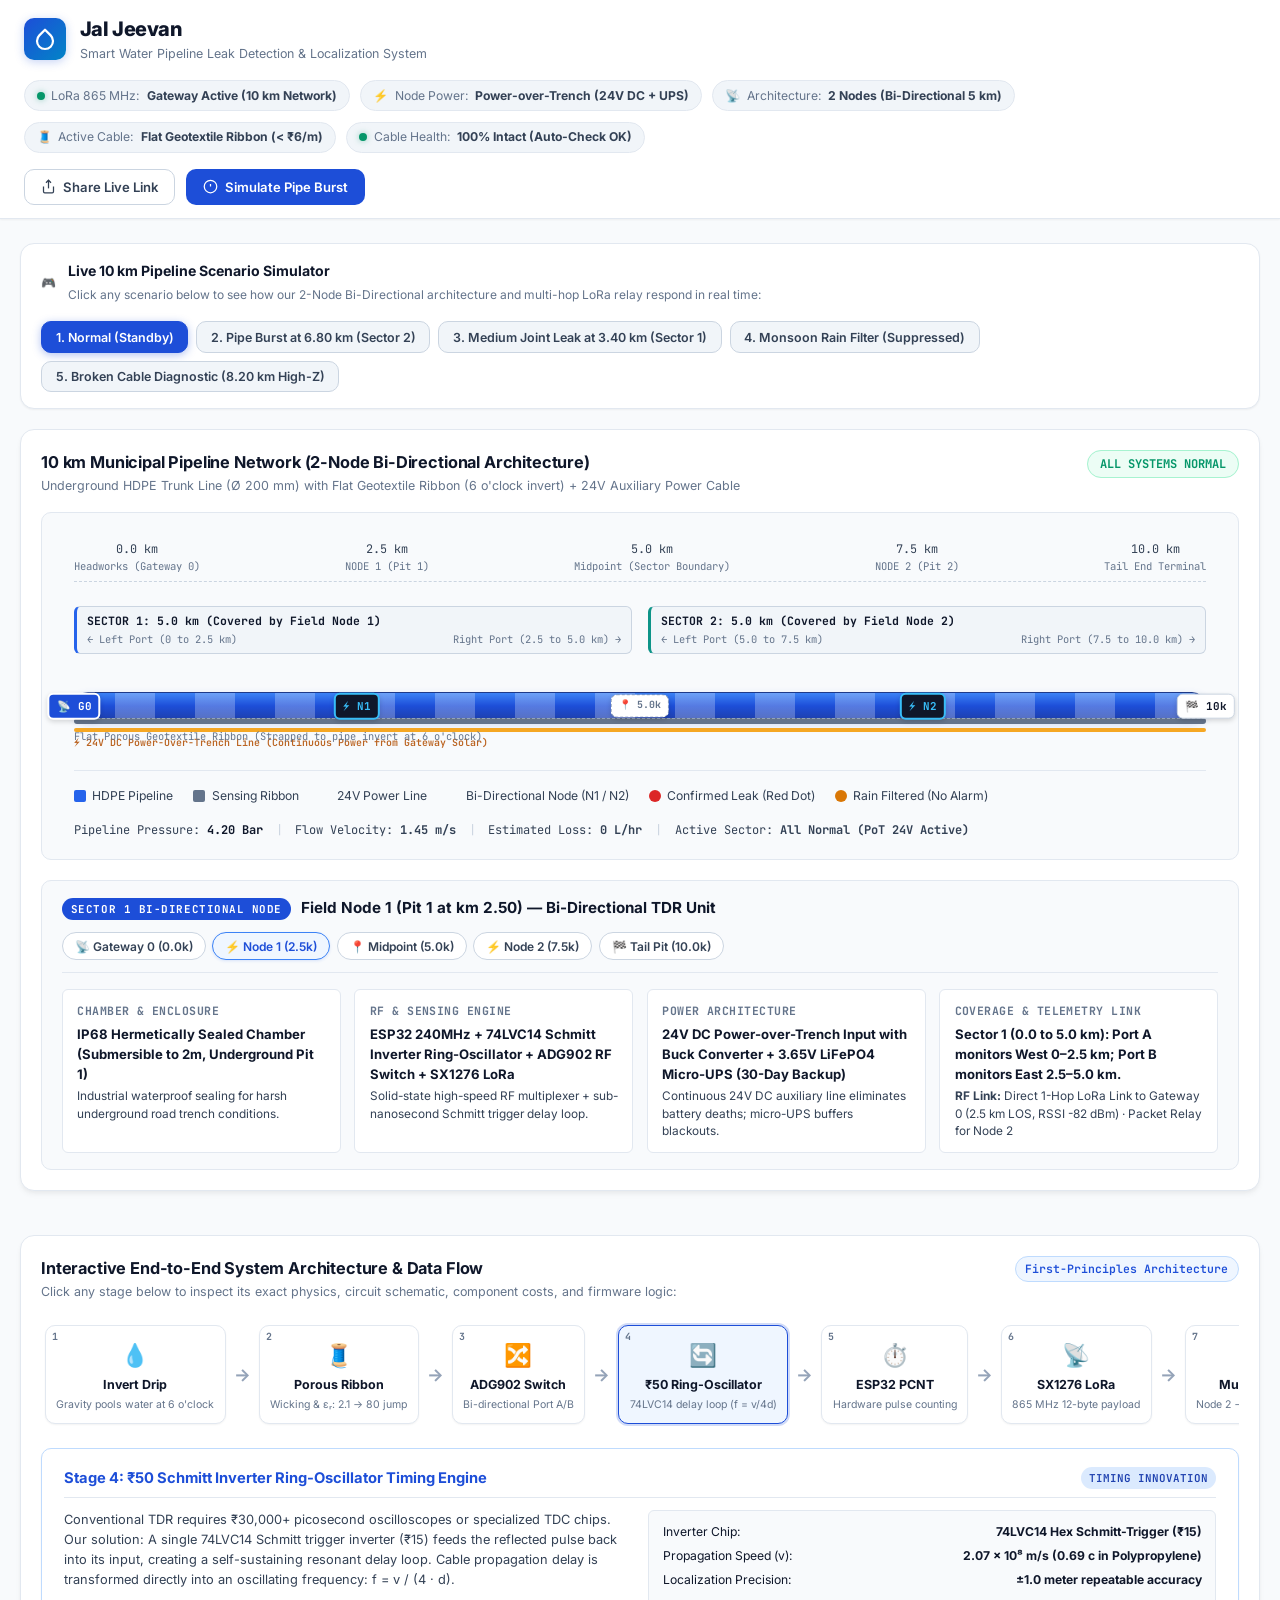
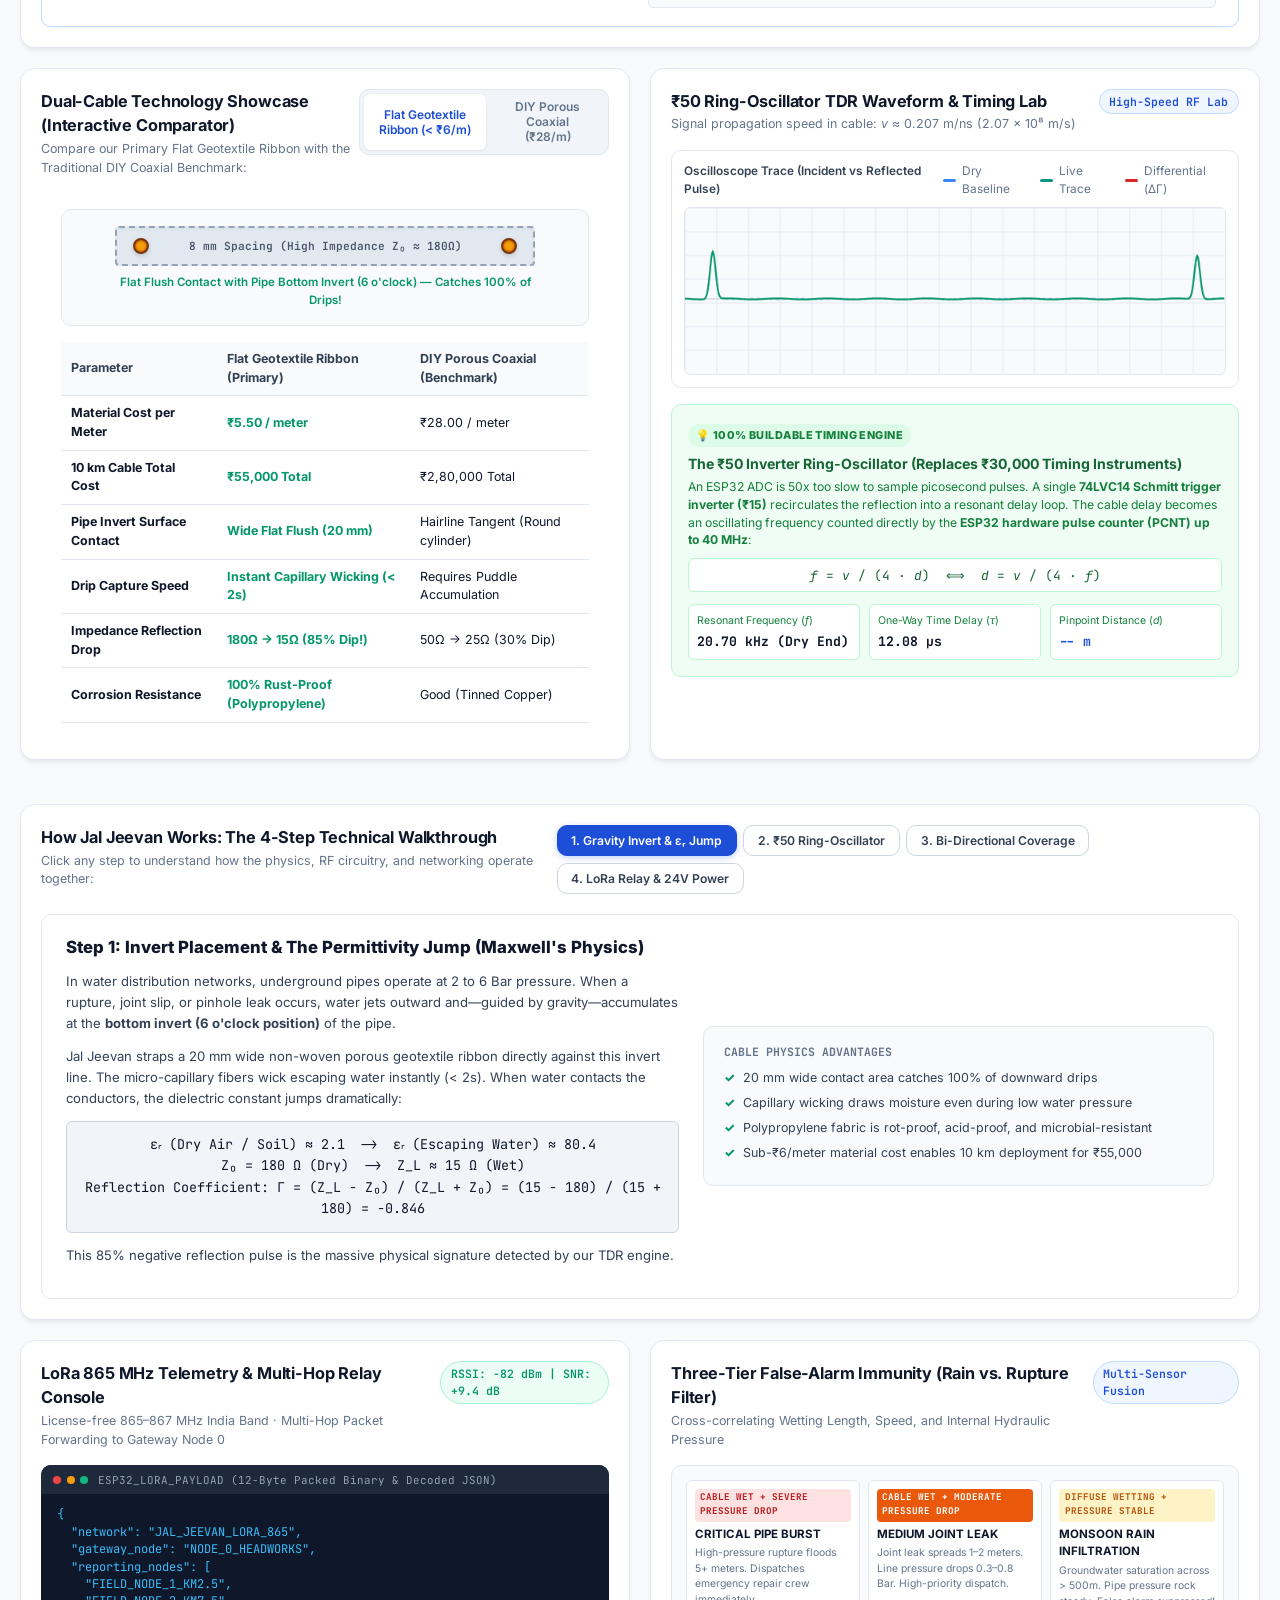
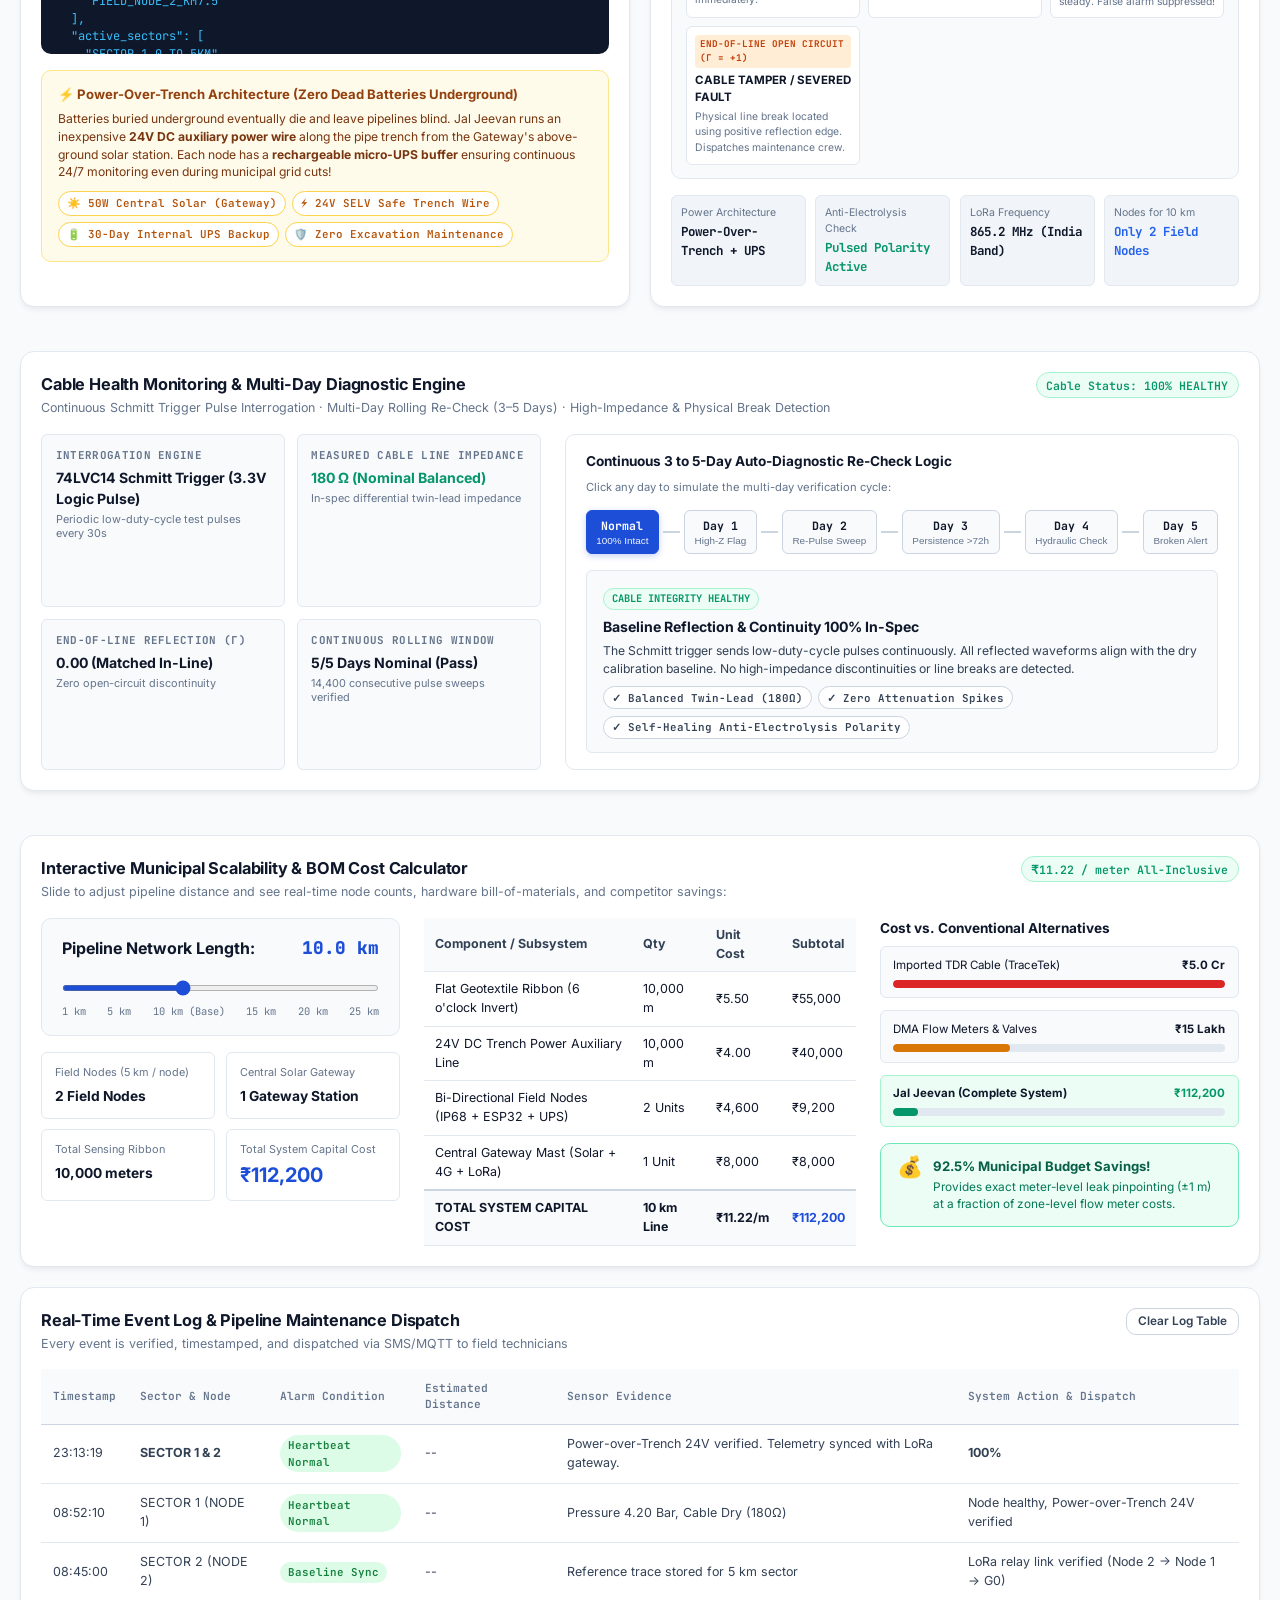
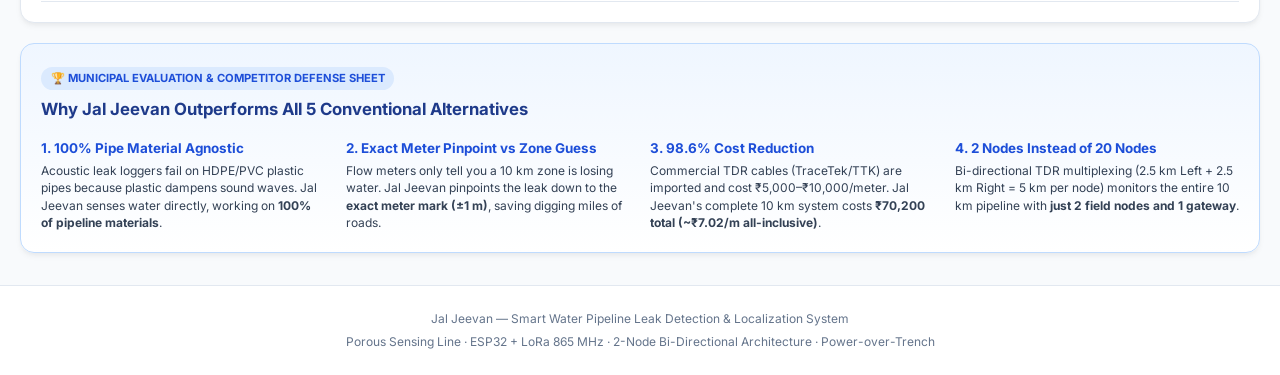
<file: index.html>
<!DOCTYPE html>
<html lang="en">
<head>
  <meta charset="UTF-8">
  <meta name="viewport" content="width=device-width, initial-scale=1.0">
  <title>Jal Jeevan - Smart Water Pipeline Leak Detection & Localization</title>
  <meta name="description" content="Low-Cost TDR Sensing Cable + ESP32 LoRa Pipeline Leak Detection & Localization System.">
  <link rel="preconnect" href="https://fonts.googleapis.com">
  <link rel="preconnect" href="https://fonts.gstatic.com" crossorigin>
  <link href="https://fonts.googleapis.com/css2?family=Inter:wght@300;400;500;600;700;800&family=JetBrains+Mono:wght@400;500;600;700&display=swap" rel="stylesheet">
  <link rel="stylesheet" href="style.css">
</head>
<body class="theme-light">
  <!-- Header Bar -->
  <header class="app-header">
    <div class="header-container">
      <div class="header-left">
        <div class="brand-logo">
          <svg viewBox="0 0 24 24" fill="none" stroke="currentColor" stroke-width="2.2" stroke-linecap="round" stroke-linejoin="round">
            <path d="M12 2.69l5.66 5.66a8 8 0 1 1-11.31 0z"></path>
          </svg>
        </div>
        <div class="brand-text">
          <div class="title-row">
            <h1>Jal Jeevan</h1>
          </div>
          <p class="subtitle">Smart Water Pipeline Leak Detection & Localization System</p>
        </div>
      </div>

      <div class="header-center">
        <div class="status-chip chip-online">
          <span class="chip-dot"></span>
          <span class="chip-label">LoRa 865 MHz:</span>
          <strong id="loraStatusText">Gateway Active (10 km Network)</strong>
        </div>
        <div class="status-chip chip-battery">
          <span class="chip-icon">⚡</span>
          <span class="chip-label">Node Power:</span>
          <strong id="powerStatusText">Power-over-Trench (24V DC + UPS)</strong>
        </div>
        <div class="status-chip">
          <span class="chip-icon">📡</span>
          <span class="chip-label">Architecture:</span>
          <strong>2 Nodes (Bi-Directional 5 km)</strong>
        </div>
        <div class="status-chip chip-cable">
          <span class="chip-icon">🧵</span>
          <span class="chip-label">Active Cable:</span>
          <strong id="activeCableText">Flat Geotextile Ribbon (&lt; ₹6/m)</strong>
        </div>
        <div class="status-chip chip-health" id="headerCableHealthChip">
          <span class="chip-dot" id="headerCableHealthDot"></span>
          <span class="chip-label">Cable Health:</span>
          <strong id="headerCableHealthText">100% Intact (Auto-Check OK)</strong>
        </div>
      </div>

      <div class="header-right">
        <button class="btn btn-secondary" id="shareModalBtn">
          <svg width="15" height="15" viewBox="0 0 24 24" fill="none" stroke="currentColor" stroke-width="2"><path d="M4 12v8a2 2 0 0 0 2 2h12a2 2 0 0 0 2-2v-8"></path><polyline points="16 6 12 2 8 6"></polyline><line x1="12" y1="2" x2="12" y2="15"></line></svg>
          Share Live Link
        </button>
        <button class="btn btn-primary" id="triggerBurstBtn">
          <svg width="15" height="15" viewBox="0 0 24 24" fill="none" stroke="currentColor" stroke-width="2"><circle cx="12" cy="12" r="10"></circle><line x1="12" y1="8" x2="12" y2="12"></line><line x1="12" y1="16" x2="12.01" y2="16"></line></svg>
          Simulate Pipe Burst
        </button>
      </div>
    </div>
  </header>

  <!-- Main Container -->
  <main class="main-container">

    <!-- Interactive Simulation Control Bar -->
    <section class="control-panel-bar">
      <div class="control-title">
        <span class="control-icon">🎮</span>
        <div>
          <strong>Live 10 km Pipeline Scenario Simulator</strong>
          <span>Click any scenario below to see how our 2-Node Bi-Directional architecture and multi-hop LoRa relay respond in real time:</span>
        </div>
      </div>
      <div class="simulation-actions">
        <button class="sim-btn active" id="simNormalBtn">1. Normal (Standby)</button>
        <button class="sim-btn btn-danger" id="simRuptureBtn">2. Pipe Burst at 6.80 km (Sector 2)</button>
        <button class="sim-btn btn-orange" id="simMediumBtn">3. Medium Joint Leak at 3.40 km (Sector 1)</button>
        <button class="sim-btn btn-warning" id="simRainBtn">4. Monsoon Rain Filter (Suppressed)</button>
        <button class="sim-btn btn-amber" id="simCutBtn">5. Broken Cable Diagnostic (8.20 km High-Z)</button>
      </div>
    </section>

    <!-- Pipeline Visualizer -->
    <section class="card pipeline-card">
      <div class="card-header">
        <div>
          <h2 class="card-title">10 km Municipal Pipeline Network (2-Node Bi-Directional Architecture)</h2>
          <p class="card-desc">Underground HDPE Trunk Line (Ø 200 mm) with Flat Geotextile Ribbon (6 o'clock invert) + 24V Auxiliary Power Cable</p>
        </div>
        <div class="status-badge-container">
          <span class="system-badge badge-normal" id="mainSystemBadge">ALL SYSTEMS NORMAL</span>
        </div>
      </div>

      <div class="pipeline-viewport">
        <!-- Ruler bar with exact 2-Node positions -->
        <div class="distance-ruler">
          <div class="ruler-tick tick-gateway clickable-tick" id="tickGateway0" data-node="G0">
            <span>0.0 km</span>
            <small>Headworks (Gateway 0)</small>
          </div>
          <div class="ruler-tick tick-node clickable-tick" id="tickNode1" data-node="N1" style="left: 25%;">
            <span>2.5 km</span>
            <small>NODE 1 (Pit 1)</small>
          </div>
          <div class="ruler-tick tick-midpoint clickable-tick" id="tickMidpoint" data-node="MID" style="left: 50%;">
            <span>5.0 km</span>
            <small>Midpoint (Sector Boundary)</small>
          </div>
          <div class="ruler-tick tick-node clickable-tick" id="tickNode2" data-node="N2" style="left: 75%;">
            <span>7.5 km</span>
            <small>NODE 2 (Pit 2)</small>
          </div>
          <div class="ruler-tick tick-tail clickable-tick" id="tickTail" data-node="TAIL" style="left: 100%;">
            <span>10.0 km</span>
            <small>Tail End Terminal</small>
          </div>
        </div>

        <!-- Bi-Directional Coverage Sector Brackets -->
        <div class="sector-coverage-bar">
          <div class="sector-bracket sector-1">
            <span class="bracket-tag">SECTOR 1: 5.0 km (Covered by Field Node 1)</span>
            <div class="bracket-sub">
              <span>← Left Port (0 to 2.5 km)</span>
              <span>Right Port (2.5 to 5.0 km) →</span>
            </div>
          </div>
          <div class="sector-bracket sector-2">
            <span class="bracket-tag">SECTOR 2: 5.0 km (Covered by Field Node 2)</span>
            <div class="bracket-sub">
              <span>← Left Port (5.0 to 7.5 km)</span>
              <span>Right Port (7.5 to 10.0 km) →</span>
            </div>
          </div>
        </div>

        <!-- Pipeline Schematic Track -->
        <div class="pipe-track">
          <!-- Main water pipe -->
          <div class="pipe-structure">
            <div class="water-core" id="waterCore"></div>
          </div>

          <!-- Power-Over-Trench 24V Auxiliary Line -->
          <div class="power-trench-line">
            <span class="power-wire-tag">⚡ 24V DC Power-Over-Trench Line (Continuous Power from Gateway Solar)</span>
          </div>

          <!-- Sensing ribbon running along bottom invert (6 o'clock) -->
          <div class="sensing-cable-line" id="sensingCableVisual">
            <span class="cable-tag" id="cableVisualTag">Flat Porous Geotextile Ribbon (Strapped to pipe invert at 6 o'clock)</span>
          </div>

          <!-- Key Node Markers along the 10km line (Clickable to inspect node) -->
          <div class="node-marker marker-gateway" id="pinGateway0" data-node="G0" style="left: 0%;" title="Click to inspect Gateway Node 0 (km 0.0)">
            <div class="marker-pin gateway-pin">📡 G0</div>
          </div>
          <div class="node-marker marker-field-node" id="pinNode1" data-node="N1" style="left: 25%;" title="Click to inspect Field Node 1 (km 2.5)">
            <div class="marker-pin node-pin">⚡ N1</div>
          </div>
          <div class="node-marker marker-midpoint" id="pinMidpoint" data-node="MID" style="left: 50%;" title="Click to inspect Midpoint Boundary (km 5.0)">
            <div class="marker-pin mid-pin">📍 5.0k</div>
          </div>
          <div class="node-marker marker-field-node" id="pinNode2" data-node="N2" style="left: 75%;" title="Click to inspect Field Node 2 (km 7.5)">
            <div class="marker-pin node-pin">⚡ N2</div>
          </div>
          <div class="node-marker marker-tail" id="pinTail" data-node="TAIL" style="left: 100%;" title="Click to inspect Tail Terminal Pit (km 10.0)">
            <div class="marker-pin tail-pin">🏁 10k</div>
          </div>

          <!-- LoRa Multi-Hop Relay Animation Overlay -->
          <div class="lora-relay-path" id="loraRelayPath">
            <div class="relay-wave wave-hop2" id="waveHop2" title="Hop 2: Node 2 to Node 1 (LoRa Wireless)"></div>
            <div class="relay-wave wave-hop1" id="waveHop1" title="Hop 1: Node 1 to Gateway 0 (LoRa Wireless)"></div>
          </div>

          <!-- Pinpoint Marker (Red Dot for burst, Amber for warning, Orange for cable cut) -->
          <div class="pinpoint-marker" id="pinpointMarker" style="display: none; left: 68%;">
            <div class="pinpoint-ripple" id="pinpointRipple"></div>
            <div class="pinpoint-dot" id="pinpointDot"></div>
            <div class="pinpoint-callout" id="pinpointCallout">
              <strong id="calloutTitle">PIPE BURST PINPOINTED (RED DOT)</strong>
              <div class="callout-grid">
                <div><span>Exact Global Mark:</span> <strong id="calloutDist">6,800 m (6.80 km)</strong></div>
                <div><span>Sector & Node:</span> <span id="calloutRef">Sector 2 (Node 2 Left Port)</span></div>
                <div><span>Offset from Node:</span> <span id="calloutNodeOffset">700 m West of Node 2</span></div>
                <div><span>Resonant TDR Freq:</span> <span id="calloutFreq">73.9 kHz</span></div>
                <div><span>Signal Confidence:</span> <strong id="calloutConf" style="color: #059669;">99.2%</strong></div>
                <div><span>Telemetry Relay:</span> <span id="calloutRelay" style="color: #2563eb;">Node 2 → Node 1 → Gateway</span></div>
              </div>
            </div>
          </div>
        </div>

        <!-- Legend and summary bar -->
        <div class="pipeline-meta-footer">
          <div class="legend-group">
            <div class="legend-item"><span class="legend-swatch pipe-swatch"></span> HDPE Pipeline</div>
            <div class="legend-item"><span class="legend-swatch cable-swatch"></span> Sensing Ribbon</div>
            <div class="legend-item"><span class="legend-swatch power-swatch"></span> 24V Power Line</div>
            <div class="legend-item"><span class="legend-swatch node-swatch"></span> Bi-Directional Node (N1 / N2)</div>
            <div class="legend-item"><span class="legend-swatch burst-swatch"></span> Confirmed Leak (Red Dot)</div>
            <div class="legend-item"><span class="legend-swatch rain-swatch"></span> Rain Filtered (No Alarm)</div>
          </div>
          <div class="pipe-health-metric">
            <span>Pipeline Pressure: <strong id="pipePressureVal">4.20 Bar</strong></span>
            <span class="metric-divider">|</span>
            <span>Flow Velocity: <strong id="flowVelocityVal">1.45 m/s</strong></span>
            <span class="metric-divider">|</span>
            <span>Estimated Loss: <strong id="estimatedLossVal">0 L/hr</strong></span>
            <span class="metric-divider">|</span>
            <span>Active Sector: <strong id="activeSectorVal">All Normal</strong></span>
          </div>
        </div>
      </div>

      <!-- Selected Node & Chamber Inspector Tray -->
      <div class="node-inspector-tray" id="nodeInspectorTray">
        <div class="tray-header">
          <div class="tray-title-group">
            <span class="inspector-badge" id="inspBadge">SELECTED PIT HARDWARE</span>
            <h3 id="inspTitle">Field Node 1 (Pit 1 at km 2.50) — Bi-Directional TDR Unit</h3>
          </div>
          <div class="tray-node-nav">
            <button class="node-tab-btn" data-node="G0" id="btnNodeG0">📡 Gateway 0 (0.0k)</button>
            <button class="node-tab-btn active" data-node="N1" id="btnNodeN1">⚡ Node 1 (2.5k)</button>
            <button class="node-tab-btn" data-node="MID" id="btnNodeMid">📍 Midpoint (5.0k)</button>
            <button class="node-tab-btn" data-node="N2" id="btnNodeN2">⚡ Node 2 (7.5k)</button>
            <button class="node-tab-btn" data-node="TAIL" id="btnNodeTail">🏁 Tail Pit (10.0k)</button>
          </div>
        </div>
        <div class="tray-body" id="inspBody">
          <!-- Dynamically populated by app.js -->
        </div>
      </div>
    </section>

    <!-- Interactive End-to-End Architecture & Data Flow Chain -->
    <section class="card architecture-flow-card">
      <div class="card-header">
        <div>
          <h2 class="card-title">Interactive End-to-End System Architecture & Data Flow</h2>
          <p class="card-desc">Click any stage below to inspect its exact physics, circuit schematic, component costs, and firmware logic:</p>
        </div>
        <div class="pill-badge pill-blue">First-Principles Architecture</div>
      </div>

      <div class="flow-chain-container">
        <div class="flow-block" data-flow="1" id="flowBlock1">
          <div class="flow-num">1</div>
          <div class="flow-icon">💧</div>
          <strong>Invert Drip</strong>
          <small>Gravity pools water at 6 o'clock</small>
        </div>
        <div class="flow-arrow">→</div>
        <div class="flow-block" data-flow="2" id="flowBlock2">
          <div class="flow-num">2</div>
          <div class="flow-icon">🧵</div>
          <strong>Porous Ribbon</strong>
          <small>Wicking & εᵣ: 2.1 → 80 jump</small>
        </div>
        <div class="flow-arrow">→</div>
        <div class="flow-block" data-flow="3" id="flowBlock3">
          <div class="flow-num">3</div>
          <div class="flow-icon">🔀</div>
          <strong>ADG902 Switch</strong>
          <small>Bi-directional Port A/B</small>
        </div>
        <div class="flow-arrow">→</div>
        <div class="flow-block active" data-flow="4" id="flowBlock4">
          <div class="flow-num">4</div>
          <div class="flow-icon">🔄</div>
          <strong>₹50 Ring-Oscillator</strong>
          <small>74LVC14 delay loop (f = v/4d)</small>
        </div>
        <div class="flow-arrow">→</div>
        <div class="flow-block" data-flow="5" id="flowBlock5">
          <div class="flow-num">5</div>
          <div class="flow-icon">⏱️</div>
          <strong>ESP32 PCNT</strong>
          <small>Hardware pulse counting</small>
        </div>
        <div class="flow-arrow">→</div>
        <div class="flow-block" data-flow="6" id="flowBlock6">
          <div class="flow-num">6</div>
          <div class="flow-icon">📡</div>
          <strong>SX1276 LoRa</strong>
          <small>865 MHz 12-byte payload</small>
        </div>
        <div class="flow-arrow">→</div>
        <div class="flow-block" data-flow="7" id="flowBlock7">
          <div class="flow-num">7</div>
          <div class="flow-icon">🔂</div>
          <strong>Multi-Hop Relay</strong>
          <small>Node 2 → Node 1 → Gateway</small>
        </div>
        <div class="flow-arrow">→</div>
        <div class="flow-block" data-flow="8" id="flowBlock8">
          <div class="flow-num">8</div>
          <div class="flow-icon">⚡</div>
          <strong>24V Trench Power</strong>
          <small>SELV line + micro-UPS buffer</small>
        </div>
        <div class="flow-arrow">→</div>
        <div class="flow-block" data-flow="9" id="flowBlock9">
          <div class="flow-num">9</div>
          <div class="flow-icon">🚨</div>
          <strong>Cloud & Dispatch</strong>
          <small>MQTT dashboard & field SMS</small>
        </div>
      </div>

      <!-- Flow Detail Drawer -->
      <div class="flow-detail-drawer" id="flowDetailDrawer">
        <!-- Rendered dynamically by app.js -->
      </div>
    </section>

    <!-- Interactive Architecture Deep-Dive Grid -->
    <div class="interactive-architecture-grid">

      <!-- Column 1: Dual-Cable Interactive Comparator -->
      <section class="card cable-comparator-card">
        <div class="card-header">
          <div>
            <h2 class="card-title">Dual-Cable Technology Showcase (Interactive Comparator)</h2>
            <p class="card-desc">Compare our Primary Flat Geotextile Ribbon with the Traditional DIY Coaxial Benchmark:</p>
          </div>
          <div class="cable-toggle-group">
            <button class="toggle-btn active" id="btnSelectRibbon">Flat Geotextile Ribbon (< ₹6/m)</button>
            <button class="toggle-btn" id="btnSelectCoax">DIY Porous Coaxial (₹28/m)</button>
          </div>
        </div>

        <div class="comparator-body">
          <div class="cable-diagram-box" id="cableDiagramBox">
            <!-- Dynamic Cable Visual Graphic injected by JS -->
            <div class="cable-cross-section ribbon-active" id="cableCrossSection">
              <div class="cable-art ribbon-art">
                <div class="geotextile-strip">
                  <div class="cca-wire wire-1" title="CCA Wire 1 (0.6mm)"></div>
                  <span class="spacing-indicator">8 mm Spacing (High Impedance Z₀ ≈ 180Ω)</span>
                  <div class="cca-wire wire-2" title="CCA Wire 2 (0.6mm)"></div>
                </div>
                <div class="pipe-contact-label">Flat Flush Contact with Pipe Bottom Invert (6 o'clock) — Catches 100% of Drips!</div>
              </div>
            </div>
          </div>

          <div class="cable-specs-table-container">
            <table class="specs-mini-table">
              <thead>
                <tr>
                  <th>Parameter</th>
                  <th id="compSelectedHead">Flat Geotextile Ribbon (Primary)</th>
                  <th id="compOtherHead">DIY Porous Coaxial (Benchmark)</th>
                </tr>
              </thead>
              <tbody id="compTableBody">
                <tr>
                  <td><strong>Material Cost per Meter</strong></td>
                  <td class="highlight-good"><strong>₹5.50 / meter</strong></td>
                  <td>₹28.00 / meter</td>
                </tr>
                <tr>
                  <td><strong>10 km Cable Total Cost</strong></td>
                  <td class="highlight-good"><strong>₹55,000 Total</strong></td>
                  <td>₹2,80,000 Total</td>
                </tr>
                <tr>
                  <td><strong>Pipe Invert Surface Contact</strong></td>
                  <td class="highlight-good"><strong>Wide Flat Flush (20 mm)</strong></td>
                  <td>Hairline Tangent (Round cylinder)</td>
                </tr>
                <tr>
                  <td><strong>Drip Capture Speed</strong></td>
                  <td class="highlight-good"><strong>Instant Capillary Wicking (&lt; 2s)</strong></td>
                  <td>Requires Puddle Accumulation</td>
                </tr>
                <tr>
                  <td><strong>Impedance Reflection Drop</strong></td>
                  <td class="highlight-good"><strong>180Ω → 15Ω (85% Dip!)</strong></td>
                  <td>50Ω → 25Ω (30% Dip)</td>
                </tr>
                <tr>
                  <td><strong>Corrosion Resistance</strong></td>
                  <td class="highlight-good"><strong>100% Rust-Proof (Polypropylene)</strong></td>
                  <td>Good (Tinned Copper)</td>
                </tr>
              </tbody>
            </table>
          </div>
        </div>
      </section>

      <!-- Column 2: TDR Waveform & ₹50 Ring-Oscillator Calculator -->
      <section class="card tdr-scope-card">
        <div class="card-header">
          <div>
            <h2 class="card-title">₹50 Ring-Oscillator TDR Waveform & Timing Lab</h2>
            <p class="card-desc">Signal propagation speed in cable: <em>v</em> ≈ 0.207 m/ns (2.07 × 10⁸ m/s)</p>
          </div>
          <div class="pill-badge pill-blue">High-Speed RF Lab</div>
        </div>

        <div class="scope-wrapper">
          <div class="scope-header">
            <span class="scope-title">Oscilloscope Trace (Incident vs Reflected Pulse)</span>
            <div class="scope-legend">
              <span class="scope-legend-item"><span class="legend-line blue"></span> Dry Baseline</span>
              <span class="scope-legend-item"><span class="legend-line teal"></span> Live Trace</span>
              <span class="scope-legend-item"><span class="legend-line red"></span> Differential (ΔΓ)</span>
            </div>
          </div>
          <canvas id="tdrCanvas" width="680" height="210"></canvas>
        </div>

        <!-- Ring-Oscillator Feature Box -->
        <div class="innovation-feature-box">
          <div class="innov-badge">💡 100% BUILDABLE TIMING ENGINE</div>
          <h4 class="innov-title">The ₹50 Inverter Ring-Oscillator (Replaces ₹30,000 Timing Instruments)</h4>
          <p class="innov-desc">
            An ESP32 ADC is 50x too slow to sample picosecond pulses. A single <strong>74LVC14 Schmitt trigger inverter (₹15)</strong> recirculates the reflection into a resonant delay loop. The cable delay becomes an oscillating frequency counted directly by the <strong>ESP32 hardware pulse counter (PCNT) up to 40 MHz</strong>:
          </p>
          <div class="formula-banner">
            <span class="formula"><em>f</em> = <em>v</em> / (4 · <em>d</em>) &nbsp;⟺&nbsp; <em>d</em> = <em>v</em> / (4 · <em>f</em>)</span>
          </div>
          <div class="innov-metrics-row">
            <div class="innov-metric">
              <span class="label">Resonant Frequency (<em>f</em>)</span>
              <strong id="ringFreqVal">20.70 kHz (Dry End)</strong>
            </div>
            <div class="innov-metric">
              <span class="label">One-Way Time Delay (<em>τ</em>)</span>
              <strong id="ringTauVal">12.08 μs</strong>
            </div>
            <div class="innov-metric">
              <span class="label">Pinpoint Distance (<em>d</em>)</span>
              <strong id="calcDistanceVal" class="text-accent">-- m</strong>
            </div>
          </div>
        </div>
      </section>

    </div>

    <!-- 4-Step Technical Walkthrough ("How Jal Jeevan Works: Step-by-Step") -->
    <section class="card walkthrough-card">
      <div class="card-header">
        <div>
          <h2 class="card-title">How Jal Jeevan Works: The 4-Step Technical Walkthrough</h2>
          <p class="card-desc">Click any step to understand how the physics, RF circuitry, and networking operate together:</p>
        </div>
        <div class="walkthrough-tab-nav">
          <button class="wt-tab-btn active" data-step="1" id="wtTab1">1. Gravity Invert & εᵣ Jump</button>
          <button class="wt-tab-btn" data-step="2" id="wtTab2">2. ₹50 Ring-Oscillator</button>
          <button class="wt-tab-btn" data-step="3" id="wtTab3">3. Bi-Directional Coverage</button>
          <button class="wt-tab-btn" data-step="4" id="wtTab4">4. LoRa Relay & 24V Power</button>
        </div>
      </div>

      <div class="walkthrough-content" id="walkthroughContent">
        <!-- Injected by app.js -->
      </div>
    </section>

    <!-- Two-Column Telemetry & Decision Logic Grid -->
    <div class="two-col-grid">

      <!-- Left Column: LoRa 865 MHz Telemetry & Multi-Hop Relay Inspector -->
      <section class="card">
        <div class="card-header">
          <div>
            <h2 class="card-title">LoRa 865 MHz Telemetry & Multi-Hop Relay Console</h2>
            <p class="card-desc">License-free 865–867 MHz India Band · Multi-Hop Packet Forwarding to Gateway Node 0</p>
          </div>
          <div class="pill-badge pill-green" id="loraRfBadge">RSSI: -82 dBm | SNR: +9.4 dB</div>
        </div>

        <!-- Terminal JSON Output -->
        <div class="telemetry-console">
          <div class="console-top-bar">
            <div class="mac-dots">
              <span class="mac-dot red"></span>
              <span class="mac-dot yellow"></span>
              <span class="mac-dot green"></span>
            </div>
            <span class="console-title">ESP32_LORA_PAYLOAD (12-Byte Packed Binary & Decoded JSON)</span>
          </div>
          <pre class="console-code" id="telemetryJsonBox">{
  "network": "JAL_JEEVAN_LORA_865",
  "gateway_node": "NODE_0_HEADWORKS",
  "reporting_node": "FIELD_NODE_1",
  "active_sector": "SECTOR_1_KM0_TO_KM5",
  "active_port": "STANDBY_BOTH",
  "status": "NORMAL_STANDBY",
  "power_source": "POWER_OVER_TRENCH_24V",
  "ups_battery_status": "FLOAT_CHARGED_3.65V",
  "distance_global_m": 0.0,
  "pressure_bar": 4.20,
  "cable_type": "FLAT_GEOTEXTILE_RIBBON",
  "timestamp": "08:55:00"
}</pre>
        </div>

        <!-- Power-Over-Trench Architecture Card -->
        <div class="power-arch-box">
          <h4 class="power-title">⚡ Power-Over-Trench Architecture (Zero Dead Batteries Underground)</h4>
          <p class="power-desc">
            Batteries buried underground eventually die and leave pipelines blind. Jal Jeevan runs an inexpensive <strong>24V DC auxiliary power wire</strong> along the pipe trench from the Gateway's above-ground solar station. Each node has a <strong>rechargeable micro-UPS buffer</strong> ensuring continuous 24/7 monitoring even during municipal grid cuts!
          </p>
          <div class="power-badges-row">
            <span class="p-badge">☀️ 50W Central Solar (Gateway)</span>
            <span class="p-badge">⚡ 24V SELV Safe Trench Wire</span>
            <span class="p-badge">🔋 30-Day Internal UPS Backup</span>
            <span class="p-badge">🛡️ Zero Excavation Maintenance</span>
          </div>
        </div>
      </section>

      <!-- Right Column: False Alarm Immunity Logic (Rain vs Leak) -->
      <section class="card">
        <div class="card-header">
          <div>
            <h2 class="card-title">Three-Tier False-Alarm Immunity (Rain vs. Rupture Filter)</h2>
            <p class="card-desc">Cross-correlating Wetting Length, Speed, and Internal Hydraulic Pressure</p>
          </div>
          <div class="pill-badge pill-blue">Multi-Sensor Fusion</div>
        </div>

        <!-- Innovation: Rain vs Rupture Filter -->
        <div class="fusion-card">
          <div class="fusion-decision-grid">
            <div class="decision-box" id="decBoxBurst">
              <span class="dec-tag tag-danger">CABLE WET + SEVERE PRESSURE DROP</span>
              <strong>CRITICAL PIPE BURST</strong>
              <small>High-pressure rupture floods 5+ meters. Dispatches emergency repair crew immediately.</small>
            </div>
            <div class="decision-box" id="decBoxMedium">
              <span class="dec-tag tag-orange">CABLE WET + MODERATE PRESSURE DROP</span>
              <strong>MEDIUM JOINT LEAK</strong>
              <small>Joint leak spreads 1–2 meters. Line pressure drops 0.3–0.8 Bar. High-priority dispatch.</small>
            </div>
            <div class="decision-box" id="decBoxRain">
              <span class="dec-tag tag-warning">DIFFUSE WETTING + PRESSURE STABLE</span>
              <strong>MONSOON RAIN INFILTRATION</strong>
              <small>Groundwater saturation across &gt; 500m. Pipe pressure rock steady. False alarm suppressed!</small>
            </div>
            <div class="decision-box" id="decBoxCut">
              <span class="dec-tag tag-amber">END-OF-LINE OPEN CIRCUIT (Γ = +1)</span>
              <strong>CABLE TAMPER / SEVERED FAULT</strong>
              <small>Physical line break located using positive reflection edge. Dispatches maintenance crew.</small>
            </div>
          </div>
        </div>

        <!-- Node Health Specs -->
        <div class="specs-grid">
          <div class="spec-tile">
            <span class="spec-label">Power Architecture</span>
            <strong>Power-Over-Trench + UPS</strong>
          </div>
          <div class="spec-tile">
            <span class="spec-label">Anti-Electrolysis Check</span>
            <strong style="color: #059669;">Pulsed Polarity Active</strong>
          </div>
          <div class="spec-tile">
            <span class="spec-label">LoRa Frequency</span>
            <strong>865.2 MHz (India Band)</strong>
          </div>
          <div class="spec-tile">
            <span class="spec-label">Nodes for 10 km</span>
            <strong style="color: #2563eb;">Only 2 Field Nodes</strong>
          </div>
        </div>
      </section>

    </div>

    <!-- Cable Health Monitoring System (Continuous 3-5 Day Auto-Diagnostic Engine) -->
    <section class="card cable-health-card" id="cableHealthCard">
      <div class="card-header">
        <div>
          <h2 class="card-title">Cable Health Monitoring & Multi-Day Diagnostic Engine</h2>
          <p class="card-desc">Continuous Schmitt Trigger Pulse Interrogation · Multi-Day Rolling Re-Check (3–5 Days) · High-Impedance & Physical Break Detection</p>
        </div>
        <div class="pill-badge pill-green" id="cableHealthBadge">Cable Status: 100% HEALTHY</div>
      </div>

      <div class="cable-health-grid">
        <!-- Left: Diagnostic Real-Time Metrics -->
        <div class="health-metrics-col">
          <div class="health-metric-tile">
            <span class="hm-label">Interrogation Engine</span>
            <strong>74LVC14 Schmitt Trigger (3.3V Logic Pulse)</strong>
            <small>Periodic low-duty-cycle test pulses every 30s</small>
          </div>
          <div class="health-metric-tile">
            <span class="hm-label">Measured Cable Line Impedance</span>
            <strong id="cableImpVal" style="color: #059669;">180 Ω (Nominal Balanced)</strong>
            <small id="cableImpDesc">In-spec differential twin-lead impedance</small>
          </div>
          <div class="health-metric-tile">
            <span class="hm-label">End-of-Line Reflection (Γ)</span>
            <strong id="cableGammaVal">0.00 (Matched In-Line)</strong>
            <small id="cableGammaDesc">Zero open-circuit discontinuity</small>
          </div>
          <div class="health-metric-tile">
            <span class="hm-label">Continuous Rolling Window</span>
            <strong id="recheckStatusVal">5/5 Days Nominal (Pass)</strong>
            <small id="recheckStatusDesc">14,400 consecutive pulse sweeps verified</small>
          </div>
        </div>

        <!-- Right: 3 to 5-Day Re-Check Verification Timeline -->
        <div class="health-timeline-col">
          <div class="timeline-header-row">
            <h4>Continuous 3 to 5-Day Auto-Diagnostic Re-Check Logic</h4>
            <span class="timeline-hint">Click any day to simulate the multi-day verification cycle:</span>
          </div>

          <div class="health-timeline-stepper">
            <button class="day-step-btn active" data-day="0" id="dayStep0">
              <span class="day-num">Normal</span>
              <span class="day-label">100% Intact</span>
            </button>
            <div class="day-connector"></div>
            <button class="day-step-btn" data-day="1" id="dayStep1">
              <span class="day-num">Day 1</span>
              <span class="day-label">High-Z Flag</span>
            </button>
            <div class="day-connector"></div>
            <button class="day-step-btn" data-day="2" id="dayStep2">
              <span class="day-num">Day 2</span>
              <span class="day-label">Re-Pulse Sweep</span>
            </button>
            <div class="day-connector"></div>
            <button class="day-step-btn" data-day="3" id="dayStep3">
              <span class="day-num">Day 3</span>
              <span class="day-label">Persistence &gt;72h</span>
            </button>
            <div class="day-connector"></div>
            <button class="day-step-btn" data-day="4" id="dayStep4">
              <span class="day-num">Day 4</span>
              <span class="day-label">Hydraulic Check</span>
            </button>
            <div class="day-connector"></div>
            <button class="day-step-btn" data-day="5" id="dayStep5">
              <span class="day-num">Day 5</span>
              <span class="day-label">Broken Alert</span>
            </button>
          </div>

          <!-- Dynamic Diagnostic Explanation Box -->
          <div class="health-diagnostic-box" id="healthDiagBox">
            <div class="diag-status-tag" id="diagStatusTag">CABLE INTEGRITY HEALTHY</div>
            <h4 id="diagTitle">Baseline Reflection & Continuity 100% In-Spec</h4>
            <p id="diagDesc">
              The Schmitt trigger sends low-duty-cycle pulses continuously. All reflected waveforms align with the dry calibration baseline. No high-impedance discontinuities or line breaks are detected.
            </p>
            <div class="diag-actions-row" id="diagActionsRow">
              <span class="d-chip">✓ Balanced Twin-Lead (180Ω)</span>
              <span class="d-chip">✓ Zero Attenuation Spikes</span>
              <span class="d-chip">✓ Self-Healing Anti-Electrolysis Polarity</span>
            </div>
          </div>
        </div>
      </div>
    </section>

    <!-- Interactive Scalability & BOM Calculator -->
    <section class="card bom-calculator-card">
      <div class="card-header">
        <div>
          <h2 class="card-title">Interactive Municipal Scalability & BOM Cost Calculator</h2>
          <p class="card-desc">Slide to adjust pipeline distance and see real-time node counts, hardware bill-of-materials, and competitor savings:</p>
        </div>
        <div class="pill-badge pill-green" id="bomPerMeterBadge">₹7.02 / meter All-Inclusive</div>
      </div>

      <div class="bom-grid">
        <div class="bom-slider-column">
          <div class="slider-group">
            <div class="slider-label-row">
              <label for="pipelineDistSlider"><strong>Pipeline Network Length:</strong></label>
              <span class="slider-val" id="sliderDistVal">10.0 km</span>
            </div>
            <input type="range" id="pipelineDistSlider" min="1" max="25" value="10" step="1" class="custom-slider">
            <div class="slider-ticks">
              <span>1 km</span>
              <span>5 km</span>
              <span>10 km (Base)</span>
              <span>15 km</span>
              <span>20 km</span>
              <span>25 km</span>
            </div>
          </div>

          <div class="bom-quick-stats">
            <div class="b-stat">
              <span class="b-label">Field Nodes (5 km / node)</span>
              <strong id="calcNodeCount">2 Field Nodes</strong>
            </div>
            <div class="b-stat">
              <span class="b-label">Central Solar Gateway</span>
              <strong id="calcGatewayCount">1 Gateway Station</strong>
            </div>
            <div class="b-stat">
              <span class="b-label">Total Sensing Ribbon</span>
              <strong id="calcRibbonLen">10,000 meters</strong>
            </div>
            <div class="b-stat">
              <span class="b-label">Total System Capital Cost</span>
              <strong id="calcTotalCost" class="text-accent" style="color: #1d4ed8; font-size: 1.25rem;">₹70,200</strong>
            </div>
          </div>
        </div>

        <div class="bom-table-column">
          <table class="specs-mini-table">
            <thead>
              <tr>
                <th>Component / Subsystem</th>
                <th>Qty</th>
                <th>Unit Cost</th>
                <th>Subtotal</th>
              </tr>
            </thead>
            <tbody id="bomTableBody">
              <!-- Rendered dynamically -->
            </tbody>
          </table>
        </div>

        <div class="bom-comparison-column">
          <h4 style="font-size: 0.85rem; font-weight: 700; color: var(--text-main); margin-bottom: 0.5rem;">Cost vs. Conventional Alternatives</h4>
          <div class="comparison-bar-group">
            <div class="comp-bar-item">
              <div class="cbar-labels">
                <span>Imported TDR Cable (TraceTek)</span>
                <strong id="cbarTraceTekVal">₹5,00,00,000</strong>
              </div>
              <div class="cbar-track"><div class="cbar-fill fill-red" style="width: 100%;"></div></div>
            </div>
            <div class="comp-bar-item">
              <div class="cbar-labels">
                <span>DMA Flow Meters & Valves</span>
                <strong id="cbarDmaVal">₹15,00,000</strong>
              </div>
              <div class="cbar-track"><div class="cbar-fill fill-amber" style="width: 35%;"></div></div>
            </div>
            <div class="comp-bar-item highlight-item">
              <div class="cbar-labels">
                <strong>Jal Jeevan (Complete System)</strong>
                <strong style="color: #059669;" id="cbarJalJeevanVal">₹70,200</strong>
              </div>
              <div class="cbar-track"><div class="cbar-fill fill-green" id="cbarFillJalJeevan" style="width: 4.7%;"></div></div>
            </div>
          </div>
          <div class="savings-alert-box">
            <span class="s-icon">💰</span>
            <div>
              <strong id="savingsPctText">95.3% Municipal Budget Savings!</strong>
              <p id="savingsDescText">Provides exact meter-level leak pinpointing (±1 m) at a fraction of zone-level flow meter costs.</p>
            </div>
          </div>
        </div>
      </div>
    </section>

    <!-- Alert History & Automated Dispatch Table -->
    <section class="card log-card">
      <div class="card-header">
        <div>
          <h2 class="card-title">Real-Time Event Log & Pipeline Maintenance Dispatch</h2>
          <p class="card-desc">Every event is verified, timestamped, and dispatched via SMS/MQTT to field technicians</p>
        </div>
        <button class="btn btn-secondary btn-sm" id="clearLogBtn">Clear Log Table</button>
      </div>

      <div class="table-container">
        <table class="data-table">
          <thead>
            <tr>
              <th>Timestamp</th>
              <th>Sector & Node</th>
              <th>Alarm Condition</th>
              <th>Estimated Distance</th>
              <th>Sensor Evidence</th>
              <th>System Action & Dispatch</th>
            </tr>
          </thead>
          <tbody id="logTableBody">
            <tr>
              <td>08:52:10</td>
              <td>SECTOR 1 (NODE 1)</td>
              <td><span class="badge-status badge-ok">Heartbeat Normal</span></td>
              <td>--</td>
              <td>Pressure 4.20 Bar, Cable Dry (180Ω)</td>
              <td>Node healthy, Power-over-Trench 24V verified</td>
            </tr>
            <tr>
              <td>08:45:00</td>
              <td>SECTOR 2 (NODE 2)</td>
              <td><span class="badge-status badge-ok">Baseline Sync</span></td>
              <td>--</td>
              <td>Reference trace stored for 5 km sector</td>
              <td>LoRa relay link verified (Node 2 → Node 1 → G0)</td>
            </tr>
          </tbody>
        </table>
      </div>
    </section>

    <!-- Comprehensive Municipal ROI & Competitor Defense Sheet -->
    <section class="card mentor-card">
      <div class="mentor-header">
        <div class="mentor-badge">🏆 MUNICIPAL EVALUATION & COMPETITOR DEFENSE SHEET</div>
        <h3>Why Jal Jeevan Outperforms All 5 Conventional Alternatives</h3>
      </div>
      <div class="mentor-grid">
        <div class="mentor-col">
          <h4>1. 100% Pipe Material Agnostic</h4>
          <p>Acoustic leak loggers fail on HDPE/PVC plastic pipes because plastic dampens sound waves. Jal Jeevan senses water directly, working on <strong>100% of pipeline materials</strong>.</p>
        </div>
        <div class="mentor-col">
          <h4>2. Exact Meter Pinpoint vs Zone Guess</h4>
          <p>Flow meters only tell you a 10 km zone is losing water. Jal Jeevan pinpoints the leak down to the <strong>exact meter mark (±1 m)</strong>, saving digging miles of roads.</p>
        </div>
        <div class="mentor-col">
          <h4>3. 98.6% Cost Reduction</h4>
          <p>Commercial TDR cables (TraceTek/TTK) are imported and cost ₹5,000–₹10,000/meter. Jal Jeevan's complete 10 km system costs <strong>₹70,200 total (~₹7.02/m all-inclusive)</strong>.</p>
        </div>
        <div class="mentor-col">
          <h4>4. 2 Nodes Instead of 20 Nodes</h4>
          <p>Bi-directional TDR multiplexing (2.5 km Left + 2.5 km Right = 5 km per node) monitors the entire 10 km pipeline with <strong>just 2 field nodes and 1 gateway</strong>.</p>
        </div>
      </div>
    </section>

  </main>

  <!-- Share Public Link Modal -->
  <div class="modal-backdrop" id="shareModal" style="display: none;">
    <div class="modal-box">
      <div class="modal-header">
        <h3>Share Live Dashboard with Team & Mentors</h3>
        <button class="modal-close-btn" id="closeModalBtn">&times;</button>
      </div>
      <div class="modal-body">
        <p>This dashboard is running live on GitHub Pages. Share this link for evaluation:</p>
        
        <div class="deploy-option-card">
          <div class="deploy-badge">Official Live Link</div>
          <h4>GitHub Pages URL</h4>
          <code>https://sharath-ixvii.github.io/water-leak-detection/</code>
        </div>

        <div class="deploy-option-card">
          <h4>Architecture Summary:</h4>
          <p>• <strong>2-Node Bi-Directional:</strong> 5 km per node covering 10 km trunk line.<br>
          • <strong>Dual-Cable:</strong> Flat Geotextile Ribbon (&lt; ₹6/m) & DIY Coaxial (₹28/m).<br>
          • <strong>Power-over-Trench:</strong> Continuous 24V DC auxiliary line + UPS battery buffer.<br>
          • <strong>Total 10 km Cost:</strong> ₹70,200 (Under ₹7.02 / meter all-inclusive).</p>
        </div>
      </div>
      <div class="modal-footer">
        <button class="btn btn-secondary" id="modalOkBtn">Close</button>
      </div>
    </div>
  </div>

  <footer class="app-footer">
    <div class="footer-container">
      <p>Jal Jeevan — Smart Water Pipeline Leak Detection & Localization System</p>
      <p>Porous Sensing Line · ESP32 + LoRa 865 MHz · 2-Node Bi-Directional Architecture · Power-over-Trench</p>
    </div>
  </footer>

  <script src="app.js"></script>
</body>
</html>
</file>
<file: style.css>
/* =========================================================
   Jal Jeevan - Professional Light Theme CSS
   Smart Water Pipeline Leak Detection & Localization
   ========================================================= */

:root {
  --bg-body: #f8fafc;
  --bg-card: #ffffff;
  --bg-subtle: #f1f5f9;
  --bg-hover: #e2e8f0;

  --border-light: #e2e8f0;
  --border-medium: #cbd5e1;
  --border-focus: #3b82f6;

  --text-main: #0f172a;
  --text-secondary: #334155;
  --text-muted: #64748b;
  --text-dim: #94a3b8;

  --primary-blue: #1d4ed8;
  --primary-blue-hover: #1e40af;
  --primary-blue-subtle: #eff6ff;

  --accent-teal: #0d9488;
  --accent-green: #059669;
  --accent-green-subtle: #ecfdf5;

  --accent-red: #dc2626;
  --accent-red-subtle: #fef2f2;

  --accent-amber: #d97706;
  --accent-amber-subtle: #fffbeb;

  --font-sans: 'Inter', -apple-system, BlinkMacSystemFont, 'Segoe UI', Roboto, sans-serif;
  --font-mono: 'JetBrains Mono', monospace;

  --shadow-sm: 0 1px 2px 0 rgba(0, 0, 0, 0.05);
  --shadow-card: 0 4px 6px -1px rgba(0, 0, 0, 0.05), 0 2px 4px -1px rgba(0, 0, 0, 0.03);
  --shadow-lg: 0 10px 25px -3px rgba(0, 0, 0, 0.08), 0 4px 6px -2px rgba(0, 0, 0, 0.04);

  --radius-sm: 6px;
  --radius-md: 10px;
  --radius-lg: 14px;
  --radius-pill: 9999px;
}

* {
  box-sizing: border-box;
  margin: 0;
  padding: 0;
}

body {
  font-family: var(--font-sans);
  background-color: var(--bg-body);
  color: var(--text-main);
  line-height: 1.5;
  -webkit-font-smoothing: antialiased;
}

/* =========================================================
   Header Bar
   ========================================================= */
.app-header {
  background: #ffffff;
  border-bottom: 1px solid var(--border-light);
  box-shadow: var(--shadow-sm);
  position: sticky;
  top: 0;
  z-index: 100;
  padding: 0.85rem 1.5rem;
}

.header-container {
  max-width: 1400px;
  margin: 0 auto;
  display: flex;
  align-items: center;
  justify-content: space-between;
  flex-wrap: wrap;
  gap: 1rem;
}

.header-left {
  display: flex;
  align-items: center;
  gap: 0.85rem;
}

.brand-logo {
  width: 42px;
  height: 42px;
  border-radius: var(--radius-md);
  background: linear-gradient(135deg, #1d4ed8, #0284c7);
  display: flex;
  align-items: center;
  justify-content: center;
  color: #ffffff;
  box-shadow: 0 2px 10px rgba(29, 78, 216, 0.25);
}

.brand-logo svg {
  width: 24px;
  height: 24px;
}

.title-row {
  display: flex;
  align-items: center;
  gap: 0.5rem;
}

.title-row h1 {
  font-size: 1.25rem;
  font-weight: 800;
  letter-spacing: -0.02em;
  color: var(--text-main);
}

.badge-tag {
  font-size: 0.68rem;
  font-weight: 700;
  background: #f97316;
  color: #ffffff;
  padding: 0.15rem 0.5rem;
  border-radius: var(--radius-pill);
  text-transform: uppercase;
  letter-spacing: 0.05em;
}

.badge-jjm {
  font-size: 0.68rem;
  font-weight: 600;
  background: var(--primary-blue-subtle);
  color: var(--primary-blue);
  border: 1px solid #bfdbfe;
  padding: 0.15rem 0.5rem;
  border-radius: var(--radius-pill);
}

.subtitle {
  font-size: 0.78rem;
  color: var(--text-muted);
  margin-top: 0.1rem;
}

.header-center {
  display: flex;
  align-items: center;
  gap: 0.65rem;
  flex-wrap: wrap;
}

.status-chip {
  display: flex;
  align-items: center;
  gap: 0.4rem;
  background: var(--bg-subtle);
  border: 1px solid var(--border-light);
  border-radius: var(--radius-pill);
  padding: 0.35rem 0.75rem;
  font-size: 0.76rem;
  color: var(--text-secondary);
}

.chip-dot {
  width: 8px;
  height: 8px;
  border-radius: 50%;
  background: var(--accent-green);
  box-shadow: 0 0 6px rgba(5, 150, 105, 0.4);
}

.chip-label {
  color: var(--text-muted);
}

.header-right {
  display: flex;
  align-items: center;
  gap: 0.65rem;
}

/* =========================================================
   Buttons
   ========================================================= */
.btn {
  font-family: var(--font-sans);
  font-size: 0.82rem;
  font-weight: 600;
  padding: 0.55rem 1rem;
  border-radius: var(--radius-md);
  border: 1px solid transparent;
  cursor: pointer;
  display: inline-flex;
  align-items: center;
  gap: 0.45rem;
  transition: all 0.2s cubic-bezier(0.4, 0, 0.2, 1);
}

.btn-primary {
  background: var(--primary-blue);
  color: #ffffff;
}

.btn-primary:hover {
  background: var(--primary-blue-hover);
  box-shadow: 0 2px 8px rgba(29, 78, 216, 0.3);
}

.btn-secondary {
  background: #ffffff;
  color: var(--text-secondary);
  border-color: var(--border-medium);
}

.btn-secondary:hover {
  background: var(--bg-subtle);
  border-color: #94a3b8;
}

.btn-sm {
  font-size: 0.74rem;
  padding: 0.35rem 0.7rem;
}

/* =========================================================
   Main Container
   ========================================================= */
.main-container {
  max-width: 1400px;
  margin: 1.5rem auto;
  padding: 0 1.25rem;
  display: flex;
  flex-direction: column;
  gap: 1.25rem;
}

/* =========================================================
   Interactive Simulation Control Bar
   ========================================================= */
.control-panel-bar {
  background: #ffffff;
  border: 1px solid var(--border-light);
  border-radius: var(--radius-lg);
  padding: 1rem 1.25rem;
  display: flex;
  align-items: center;
  justify-content: space-between;
  flex-wrap: wrap;
  gap: 1rem;
  box-shadow: var(--shadow-sm);
}

.control-title {
  display: flex;
  align-items: center;
  gap: 0.75rem;
}

.control-icon {
  font-size: 1.5rem;
}

.control-title strong {
  display: block;
  font-size: 0.88rem;
  color: var(--text-main);
}

.control-title span {
  font-size: 0.75rem;
  color: var(--text-muted);
}

.simulation-actions {
  display: flex;
  align-items: center;
  gap: 0.5rem;
  flex-wrap: wrap;
}

.sim-btn {
  font-family: var(--font-sans);
  font-size: 0.78rem;
  font-weight: 600;
  padding: 0.45rem 0.85rem;
  border-radius: var(--radius-md);
  border: 1px solid var(--border-medium);
  background: var(--bg-subtle);
  color: var(--text-secondary);
  cursor: pointer;
  transition: all 0.15s ease;
}

.sim-btn:hover {
  background: var(--bg-hover);
}

.sim-btn.active {
  background: var(--primary-blue);
  color: #ffffff;
  border-color: var(--primary-blue);
  box-shadow: 0 2px 8px rgba(29, 78, 216, 0.35);
}

.sim-btn.btn-danger.active {
  background: var(--accent-red);
  border-color: var(--accent-red);
  color: #ffffff;
  box-shadow: 0 2px 8px rgba(220, 38, 38, 0.35);
}

.sim-btn.btn-orange.active {
  background: #ea580c;
  border-color: #c2410c;
  color: #ffffff;
  box-shadow: 0 2px 8px rgba(234, 88, 12, 0.35);
}

.sim-btn.btn-warning.active {
  background: var(--accent-amber);
  border-color: var(--accent-amber);
  color: #ffffff;
  box-shadow: 0 2px 8px rgba(217, 119, 6, 0.35);
}

.sim-btn.btn-amber.active {
  background: #f59e0b;
  border-color: #d97706;
  color: #ffffff;
  box-shadow: 0 2px 8px rgba(245, 158, 11, 0.35);
}

/* =========================================================
   Cards Common Styling
   ========================================================= */
.card {
  background: var(--bg-card);
  border: 1px solid var(--border-light);
  border-radius: var(--radius-lg);
  padding: 1.25rem;
  box-shadow: var(--shadow-card);
}

.card-header {
  display: flex;
  align-items: flex-start;
  justify-content: space-between;
  margin-bottom: 1rem;
}

.card-title {
  font-size: 1.02rem;
  font-weight: 700;
  letter-spacing: -0.01em;
  color: var(--text-main);
}

.card-desc {
  font-size: 0.78rem;
  color: var(--text-muted);
  margin-top: 0.15rem;
}

.system-badge {
  font-family: var(--font-mono);
  font-size: 0.75rem;
  font-weight: 700;
  padding: 0.3rem 0.75rem;
  border-radius: var(--radius-pill);
}

.badge-normal {
  background: var(--accent-green-subtle);
  color: var(--accent-green);
  border: 1px solid #a7f3d0;
}

.badge-danger {
  background: var(--accent-red-subtle);
  color: var(--accent-red);
  border: 1px solid #fecaca;
  animation: badgeBlink 1.2s infinite;
}

.badge-warning {
  background: var(--accent-amber-subtle);
  color: var(--accent-amber);
  border: 1px solid #fde68a;
}

@keyframes badgeBlink {
  0%, 100% { opacity: 1; }
  50% { opacity: 0.6; }
}

/* =========================================================
   Pipeline Spatial Visualizer
   ========================================================= */
.pipeline-viewport {
  background: #f8fafc;
  border: 1px solid var(--border-light);
  border-radius: var(--radius-md);
  padding: 1.75rem 2rem 1.25rem;
  position: relative;
}

.distance-ruler {
  display: flex;
  justify-content: space-between;
  font-family: var(--font-mono);
  border-bottom: 1px dashed var(--border-medium);
  padding-bottom: 0.4rem;
  margin-bottom: 1.5rem;
}

.ruler-tick {
  display: flex;
  flex-direction: column;
  align-items: center;
  font-size: 0.74rem;
  color: var(--text-secondary);
}

.ruler-tick small {
  font-size: 0.66rem;
  color: var(--text-muted);
}

.pipe-track {
  position: relative;
  height: 64px;
  display: flex;
  align-items: center;
  margin: 1.25rem 0 2rem;
}

/* Water Pipe */
.pipe-structure {
  position: absolute;
  left: 0;
  right: 0;
  height: 28px;
  background: linear-gradient(180deg, #3b82f6 0%, #1d4ed8 50%, #1e40af 100%);
  border-radius: 14px;
  border: 1px solid #1e3a8a;
  box-shadow: 0 4px 10px rgba(29, 78, 216, 0.2);
  overflow: hidden;
}

.water-core {
  width: 100%;
  height: 100%;
  background: repeating-linear-gradient(
    90deg,
    transparent,
    transparent 40px,
    rgba(255, 255, 255, 0.25) 40px,
    rgba(255, 255, 255, 0.25) 80px
  );
  animation: waterStream 4s linear infinite;
}

@keyframes waterStream {
  0% { transform: translateX(0); }
  100% { transform: translateX(80px); }
}

/* Sensing cable */
.sensing-cable-line {
  position: absolute;
  left: 0;
  right: 0;
  height: 6px;
  top: 44px;
  background: #64748b;
  border-radius: 3px;
  border-top: 1px dashed #94a3b8;
}

.cable-tag {
  position: absolute;
  top: 10px;
  left: 0;
  font-size: 0.65rem;
  font-family: var(--font-mono);
  color: var(--text-muted);
}

/* Pits */
.pit-marker {
  position: absolute;
  top: 50%;
  transform: translate(-50%, -50%);
  width: 14px;
  height: 42px;
  background: #ffffff;
  border: 2px solid #2563eb;
  border-radius: 4px;
  z-index: 2;
  box-shadow: 0 2px 4px rgba(0, 0, 0, 0.1);
}

/* Pinpoint Red Dot */
.pinpoint-marker {
  position: absolute;
  top: 50%;
  transform: translate(-50%, -50%);
  z-index: 10;
}

.pinpoint-ripple {
  position: absolute;
  width: 44px;
  height: 44px;
  top: -22px;
  left: -22px;
  background: rgba(220, 38, 38, 0.25);
  border-radius: 50%;
  animation: pinRipple 1.4s infinite;
}

@keyframes pinRipple {
  0% { transform: scale(0.3); opacity: 1; }
  100% { transform: scale(1.7); opacity: 0; }
}

.pinpoint-dot {
  position: relative;
  width: 18px;
  height: 18px;
  background: var(--accent-red);
  border: 3px solid #ffffff;
  border-radius: 50%;
  box-shadow: 0 2px 10px rgba(220, 38, 38, 0.6);
}

.pinpoint-callout {
  position: absolute;
  top: -95px;
  left: 50%;
  transform: translateX(-50%);
  background: #ffffff;
  border: 1px solid var(--accent-red);
  border-radius: var(--radius-md);
  padding: 0.6rem 0.85rem;
  box-shadow: var(--shadow-lg);
  white-space: nowrap;
  display: flex;
  flex-direction: column;
  gap: 0.25rem;
}

.pinpoint-callout strong#calloutTitle {
  font-size: 0.76rem;
  color: var(--accent-red);
}

.callout-grid {
  display: grid;
  grid-template-columns: 1fr 1fr;
  gap: 0.2rem 0.75rem;
  font-size: 0.7rem;
  font-family: var(--font-mono);
  color: var(--text-secondary);
}

/* Footer / Legend */
.pipeline-meta-footer {
  display: flex;
  justify-content: space-between;
  align-items: center;
  flex-wrap: wrap;
  gap: 1rem;
  border-top: 1px solid var(--border-light);
  padding-top: 1rem;
  font-size: 0.76rem;
}

.legend-group {
  display: flex;
  align-items: center;
  gap: 1.25rem;
  flex-wrap: wrap;
}

.legend-item {
  display: flex;
  align-items: center;
  gap: 0.4rem;
  color: var(--text-secondary);
}

.legend-swatch {
  width: 12px;
  height: 12px;
  border-radius: 2px;
}

.pipe-swatch { background: #2563eb; }
.cable-swatch { background: #64748b; }
.pit-swatch { background: #ffffff; border: 1.5px solid #2563eb; }
.burst-swatch { background: var(--accent-red); border-radius: 50%; }
.rain-swatch { background: var(--accent-amber); border-radius: 50%; }

.pipe-health-metric {
  color: var(--text-secondary);
  font-family: var(--font-mono);
  font-size: 0.75rem;
}

.metric-divider {
  color: var(--border-medium);
  margin: 0 0.35rem;
}

/* =========================================================
   Two-Column Grid
   ========================================================= */
.two-col-grid {
  display: grid;
  grid-template-columns: 1fr 1fr;
  gap: 1.25rem;
}

@media (max-width: 960px) {
  .two-col-grid {
    grid-template-columns: 1fr;
  }
}

.pill-badge {
  font-family: var(--font-mono);
  font-size: 0.72rem;
  font-weight: 600;
  padding: 0.2rem 0.6rem;
  border-radius: var(--radius-pill);
}

.pill-blue {
  background: var(--primary-blue-subtle);
  color: var(--primary-blue);
  border: 1px solid #bfdbfe;
}

.pill-green {
  background: var(--accent-green-subtle);
  color: var(--accent-green);
  border: 1px solid #a7f3d0;
}

/* Oscilloscope */
.scope-wrapper {
  background: #ffffff;
  border: 1px solid var(--border-light);
  border-radius: var(--radius-md);
  padding: 0.75rem;
  margin-bottom: 1rem;
}

.scope-header {
  display: flex;
  justify-content: space-between;
  align-items: center;
  margin-bottom: 0.5rem;
  font-size: 0.74rem;
}

.scope-title {
  font-weight: 600;
  color: var(--text-secondary);
}

.scope-legend {
  display: flex;
  gap: 0.75rem;
}

.scope-legend-item {
  display: flex;
  align-items: center;
  gap: 0.35rem;
  color: var(--text-muted);
}

.legend-line {
  width: 14px;
  height: 3px;
  border-radius: 2px;
}

.legend-line.blue { background: #3b82f6; }
.legend-line.teal { background: #0d9488; }
.legend-line.red { background: #dc2626; }

#tdrCanvas {
  width: 100%;
  height: auto;
  display: block;
  background: #f8fafc;
  border-radius: var(--radius-sm);
  border: 1px solid var(--border-light);
}

/* Breakthrough Box: ₹50 Ring-Oscillator */
.innovation-feature-box {
  background: #f0fdf4;
  border: 1px solid #bbf7d0;
  border-radius: var(--radius-md);
  padding: 1rem;
}

.innov-badge {
  display: inline-block;
  font-size: 0.68rem;
  font-weight: 800;
  color: #15803d;
  background: #dcfce7;
  padding: 0.2rem 0.5rem;
  border-radius: var(--radius-pill);
  letter-spacing: 0.04em;
  margin-bottom: 0.4rem;
}

.innov-title {
  font-size: 0.88rem;
  font-weight: 700;
  color: #166534;
  margin-bottom: 0.25rem;
}

.innov-desc {
  font-size: 0.76rem;
  color: #15803d;
  line-height: 1.45;
  margin-bottom: 0.6rem;
}

.formula-banner {
  background: #ffffff;
  border: 1px solid #bbf7d0;
  padding: 0.4rem 0.75rem;
  border-radius: var(--radius-sm);
  font-family: var(--font-mono);
  font-size: 0.8rem;
  color: #166534;
  text-align: center;
  margin-bottom: 0.75rem;
}

.innov-metrics-row {
  display: grid;
  grid-template-columns: repeat(3, 1fr);
  gap: 0.6rem;
}

.innov-metric {
  background: #ffffff;
  border: 1px solid #bbf7d0;
  padding: 0.5rem;
  border-radius: var(--radius-sm);
  display: flex;
  flex-direction: column;
}

.innov-metric .label {
  font-size: 0.66rem;
  color: #15803d;
}

.innov-metric strong {
  font-size: 0.82rem;
  font-family: var(--font-mono);
  color: var(--text-main);
  margin-top: 0.15rem;
}

.innov-metric strong.text-accent {
  color: var(--primary-blue);
}

/* Telemetry Console */
.telemetry-console {
  background: #0f172a;
  border-radius: var(--radius-md);
  margin-bottom: 1rem;
  overflow: hidden;
}

.console-top-bar {
  background: #1e293b;
  padding: 0.4rem 0.75rem;
  display: flex;
  align-items: center;
  gap: 0.6rem;
}

.mac-dots {
  display: flex;
  gap: 0.35rem;
}

.mac-dot {
  width: 8px;
  height: 8px;
  border-radius: 50%;
}

.mac-dot.red { background: #ef4444; }
.mac-dot.yellow { background: #f59e0b; }
.mac-dot.green { background: #10b981; }

.console-title {
  font-size: 0.68rem;
  font-family: var(--font-mono);
  color: #94a3b8;
}

.console-code {
  padding: 0.75rem 1rem;
  font-family: var(--font-mono);
  font-size: 0.75rem;
  color: #38bdf8;
  line-height: 1.45;
  max-height: 160px;
  overflow-y: auto;
}

/* Fusion Card: Rain vs Rupture */
.fusion-card {
  background: #f8fafc;
  border: 1px solid var(--border-light);
  border-radius: var(--radius-md);
  padding: 0.85rem;
  margin-bottom: 1rem;
}

.fusion-title {
  font-size: 0.85rem;
  font-weight: 700;
  color: var(--text-main);
  margin-bottom: 0.25rem;
}

.fusion-desc {
  font-size: 0.74rem;
  color: var(--text-muted);
  line-height: 1.4;
  margin-bottom: 0.65rem;
}

.fusion-decision-grid {
  display: grid;
  grid-template-columns: repeat(3, 1fr);
  gap: 0.5rem;
}

.decision-box {
  background: #ffffff;
  border: 1px solid var(--border-light);
  border-radius: var(--radius-sm);
  padding: 0.5rem;
  display: flex;
  flex-direction: column;
  transition: all 0.2s;
}

.decision-box.highlight-burst {
  border-color: var(--accent-red);
  background: var(--accent-red-subtle);
}

.decision-box.highlight-rain {
  border-color: var(--accent-amber);
  background: var(--accent-amber-subtle);
}

.dec-tag {
  font-size: 0.58rem;
  font-weight: 700;
  font-family: var(--font-mono);
  padding: 0.15rem 0.35rem;
  border-radius: 4px;
  margin-bottom: 0.25rem;
  display: inline-block;
}

.tag-danger { background: #fee2e2; color: #b91c1c; }
.tag-warning { background: #fef3c7; color: #b45309; }
.tag-amber { background: #ffedd5; color: #c2410c; }

.decision-box strong {
  font-size: 0.72rem;
  color: var(--text-main);
}

.decision-box small {
  font-size: 0.65rem;
  color: var(--text-muted);
  margin-top: 0.15rem;
}

/* Specs Grid */
.specs-grid {
  display: grid;
  grid-template-columns: repeat(4, 1fr);
  gap: 0.6rem;
}

.spec-tile {
  background: var(--bg-subtle);
  border: 1px solid var(--border-light);
  border-radius: var(--radius-sm);
  padding: 0.55rem;
  display: flex;
  flex-direction: column;
}

.spec-label {
  font-size: 0.66rem;
  color: var(--text-muted);
}

.spec-tile strong {
  font-size: 0.78rem;
  font-family: var(--font-mono);
  color: var(--text-main);
  margin-top: 0.15rem;
}

/* =========================================================
   Event Table
   ========================================================= */
.table-container {
  overflow-x: auto;
}

.data-table {
  width: 100%;
  border-collapse: collapse;
  font-size: 0.78rem;
  text-align: left;
}

.data-table th {
  padding: 0.65rem 0.75rem;
  border-bottom: 1px solid var(--border-medium);
  font-family: var(--font-mono);
  font-size: 0.7rem;
  color: var(--text-muted);
  font-weight: 600;
  background: #f8fafc;
}

.data-table td {
  padding: 0.65rem 0.75rem;
  border-bottom: 1px solid var(--border-light);
  color: var(--text-secondary);
}

.data-table tr:hover td {
  background: #f8fafc;
}

.badge-status {
  display: inline-block;
  font-family: var(--font-mono);
  font-size: 0.68rem;
  font-weight: 600;
  padding: 0.15rem 0.5rem;
  border-radius: var(--radius-pill);
}

.badge-ok { background: #dcfce7; color: #15803d; }
.badge-crit { background: #fee2e2; color: #b91c1c; }
.badge-warn { background: #fef3c7; color: #b45309; }

/* =========================================================
   Mentor Summary Card
   ========================================================= */
.mentor-card {
  background: linear-gradient(180deg, #eff6ff 0%, #ffffff 100%);
  border: 1px solid #bfdbfe;
}

.mentor-header {
  margin-bottom: 1rem;
}

.mentor-badge {
  display: inline-block;
  font-size: 0.7rem;
  font-weight: 700;
  color: var(--primary-blue);
  background: #dbeafe;
  padding: 0.2rem 0.6rem;
  border-radius: var(--radius-pill);
  margin-bottom: 0.4rem;
}

.mentor-header h3 {
  font-size: 1.05rem;
  color: #1e3a8a;
  font-weight: 700;
}

.mentor-grid {
  display: grid;
  grid-template-columns: repeat(4, 1fr);
  gap: 1.25rem;
}

@media (max-width: 900px) {
  .mentor-grid {
    grid-template-columns: 1fr 1fr;
  }
}

.mentor-col h4 {
  font-size: 0.84rem;
  color: var(--primary-blue);
  margin-bottom: 0.25rem;
}

.mentor-col p {
  font-size: 0.75rem;
  color: var(--text-secondary);
  line-height: 1.45;
}

/* =========================================================
   Share Modal
   ========================================================= */
.modal-backdrop {
  position: fixed;
  inset: 0;
  background: rgba(15, 23, 42, 0.6);
  backdrop-filter: blur(4px);
  z-index: 999;
  display: flex;
  align-items: center;
  justify-content: center;
  padding: 1.25rem;
}

.modal-box {
  background: #ffffff;
  border-radius: var(--radius-lg);
  max-width: 580px;
  width: 100%;
  box-shadow: 0 20px 25px -5px rgba(0, 0, 0, 0.2);
  overflow: hidden;
  border: 1px solid var(--border-medium);
}

.modal-header {
  padding: 1.15rem 1.5rem;
  border-bottom: 1px solid var(--border-light);
  display: flex;
  justify-content: space-between;
  align-items: center;
}

.modal-header h3 {
  font-size: 1.05rem;
  font-weight: 700;
  color: var(--text-main);
}

.modal-close-btn {
  background: transparent;
  border: none;
  font-size: 1.5rem;
  color: var(--text-muted);
  cursor: pointer;
}

.modal-body {
  padding: 1.5rem;
  display: flex;
  flex-direction: column;
  gap: 1rem;
}

.modal-body p {
  font-size: 0.82rem;
  color: var(--text-secondary);
}

.deploy-option-card {
  background: var(--bg-subtle);
  border: 1px solid var(--border-light);
  border-radius: var(--radius-md);
  padding: 1rem;
  position: relative;
}

.deploy-badge {
  position: absolute;
  top: 0.75rem;
  right: 0.75rem;
  font-size: 0.65rem;
  font-weight: 700;
  background: var(--accent-green);
  color: #ffffff;
  padding: 0.15rem 0.5rem;
  border-radius: var(--radius-pill);
}

.deploy-option-card h4 {
  font-size: 0.88rem;
  font-weight: 700;
  color: var(--text-main);
  margin-bottom: 0.25rem;
}

.deploy-option-card p {
  font-size: 0.78rem;
  color: var(--text-muted);
  margin-bottom: 0.5rem;
}

.deploy-option-card code {
  display: block;
  background: #0f172a;
  color: #38bdf8;
  padding: 0.4rem 0.75rem;
  border-radius: var(--radius-sm);
  font-family: var(--font-mono);
  font-size: 0.75rem;
}

.modal-footer {
  padding: 0.85rem 1.5rem;
  border-top: 1px solid var(--border-light);
  background: #f8fafc;
  display: flex;
  justify-content: flex-end;
}

/* =========================================================
   Upgraded 2-Node Architecture & Dual-Cable Styles
   ========================================================= */

/* Sector Coverage Bar */
.sector-coverage-bar {
  display: flex;
  gap: 1rem;
  margin-bottom: 0.75rem;
}

.sector-bracket {
  flex: 1;
  background: #f1f5f9;
  border: 1px solid #cbd5e1;
  border-radius: var(--radius-sm);
  padding: 0.35rem 0.65rem;
  display: flex;
  flex-direction: column;
  gap: 0.15rem;
}

.sector-1 {
  border-left: 3px solid #2563eb;
}

.sector-2 {
  border-left: 3px solid #0d9488;
}

.bracket-tag {
  font-size: 0.72rem;
  font-weight: 700;
  color: var(--text-main);
  font-family: var(--font-mono);
}

.bracket-sub {
  display: flex;
  justify-content: space-between;
  font-size: 0.65rem;
  color: var(--text-muted);
  font-family: var(--font-mono);
}

/* Power Trench Line */
.power-trench-line {
  position: absolute;
  left: 0;
  right: 0;
  height: 4px;
  top: 54px;
  background: #f59e0b;
  border-radius: 2px;
  opacity: 0.9;
}

.power-wire-tag {
  position: absolute;
  top: 8px;
  left: 0;
  font-size: 0.62rem;
  font-family: var(--font-mono);
  color: #b45309;
  font-weight: 600;
}

/* Key Node Markers */
.node-marker {
  position: absolute;
  top: 50%;
  transform: translate(-50%, -50%);
  z-index: 5;
}

.marker-pin {
  font-family: var(--font-mono);
  font-size: 0.68rem;
  font-weight: 700;
  padding: 0.2rem 0.45rem;
  border-radius: var(--radius-sm);
  box-shadow: 0 2px 5px rgba(0,0,0,0.15);
  cursor: pointer;
  white-space: nowrap;
}

.gateway-pin {
  background: #1d4ed8;
  color: #ffffff;
  border: 2px solid #ffffff;
}

.node-pin {
  background: #0f172a;
  color: #38bdf8;
  border: 2px solid #38bdf8;
  animation: pulseNode 3s infinite;
}

.mid-pin {
  background: #ffffff;
  color: #64748b;
  border: 1px dashed #94a3b8;
  font-size: 0.62rem;
}

.tail-pin {
  background: #ffffff;
  color: #0f172a;
  border: 1px solid #cbd5e1;
}

@keyframes pulseNode {
  0%, 100% { box-shadow: 0 0 0 0 rgba(56, 189, 248, 0.4); }
  50% { box-shadow: 0 0 0 6px rgba(56, 189, 248, 0); }
}

/* LoRa Relay Path Animation */
.lora-relay-path {
  position: absolute;
  top: -15px;
  left: 0;
  right: 0;
  height: 20px;
  pointer-events: none;
}

.relay-wave {
  position: absolute;
  top: 0;
  height: 2px;
  border-top: 2px dashed #2563eb;
  opacity: 0;
}

.relay-wave.active {
  opacity: 1;
  animation: loraHopAnimation 1.5s infinite linear;
}

.wave-hop2 {
  left: 25%;
  width: 50%;
}

.wave-hop1 {
  left: 0%;
  width: 25%;
}

@keyframes loraHopAnimation {
  0% { transform: scaleX(0); transform-origin: right; opacity: 0.3; }
  50% { transform: scaleX(1); transform-origin: right; opacity: 1; }
  100% { transform: scaleX(0); transform-origin: left; opacity: 0.3; }
}

/* Interactive Architecture Grid */
.interactive-architecture-grid {
  display: grid;
  grid-template-columns: 1fr 1fr;
  gap: 1.25rem;
}

@media (max-width: 1024px) {
  .interactive-architecture-grid {
    grid-template-columns: 1fr;
  }
}

/* Cable Comparator Card */
.cable-toggle-group {
  display: flex;
  gap: 0.4rem;
  background: var(--bg-subtle);
  padding: 0.25rem;
  border-radius: var(--radius-md);
  border: 1px solid var(--border-light);
}

.toggle-btn {
  font-family: var(--font-sans);
  font-size: 0.75rem;
  font-weight: 600;
  padding: 0.35rem 0.75rem;
  border-radius: var(--radius-sm);
  border: none;
  background: transparent;
  color: var(--text-muted);
  cursor: pointer;
  transition: all 0.15s ease;
}

.toggle-btn.active {
  background: #ffffff;
  color: var(--primary-blue);
  box-shadow: 0 1px 3px rgba(0,0,0,0.08);
}

.comparator-body {
  padding: 1rem 1.25rem;
  display: flex;
  flex-direction: column;
  gap: 1rem;
}

.cable-diagram-box {
  background: #f8fafc;
  border: 1px solid var(--border-light);
  border-radius: var(--radius-md);
  padding: 1rem;
  min-height: 100px;
  display: flex;
  align-items: center;
  justify-content: center;
}

.cable-art {
  width: 100%;
  max-width: 420px;
}

.geotextile-strip {
  background: #e2e8f0;
  border: 2px dashed #94a3b8;
  border-radius: 4px;
  padding: 0.6rem 1rem;
  display: flex;
  align-items: center;
  justify-content: space-between;
  box-shadow: inset 0 1px 3px rgba(0,0,0,0.05);
}

.cca-wire {
  width: 16px;
  height: 16px;
  background: radial-gradient(circle, #f59e0b 40%, #b45309 80%);
  border-radius: 50%;
  border: 2px solid #78350f;
  box-shadow: 0 2px 4px rgba(0,0,0,0.15);
}

.spacing-indicator {
  font-family: var(--font-mono);
  font-size: 0.7rem;
  color: #475569;
  font-weight: 600;
}

.pipe-contact-label {
  text-align: center;
  font-size: 0.72rem;
  color: #059669;
  font-weight: 600;
  margin-top: 0.5rem;
}

/* Specs mini table */
.specs-mini-table {
  width: 100%;
  border-collapse: collapse;
  font-size: 0.78rem;
}

.specs-mini-table th,
.specs-mini-table td {
  padding: 0.5rem 0.65rem;
  border-bottom: 1px solid var(--border-light);
  text-align: left;
}

.specs-mini-table th {
  background: #f8fafc;
  font-weight: 700;
  color: var(--text-secondary);
}

.highlight-good {
  color: #059669;
  font-weight: 700;
}

/* Power Arch Box */
.power-arch-box {
  margin-top: 1rem;
  background: #fffbeb;
  border: 1px solid #fde68a;
  border-radius: var(--radius-md);
  padding: 0.85rem 1rem;
}

.power-title {
  font-size: 0.82rem;
  font-weight: 700;
  color: #92400e;
  margin-bottom: 0.35rem;
}

.power-desc {
  font-size: 0.76rem;
  color: #78350f;
  line-height: 1.45;
  margin-bottom: 0.65rem;
}

.power-badges-row {
  display: flex;
  gap: 0.4rem;
  flex-wrap: wrap;
}

.p-badge {
  font-size: 0.68rem;
  font-family: var(--font-mono);
  font-weight: 600;
  background: #ffffff;
  color: #b45309;
  border: 1px solid #fcd34d;
  padding: 0.2rem 0.5rem;
  border-radius: var(--radius-pill);
}

/* Orange Tag */

.tag-orange {
  background: #ea580c;
  color: #ffffff;
}

/* Ruler Tick Clickable */
.clickable-tick {
  cursor: pointer;
  transition: transform 0.2s ease;
}
.clickable-tick:hover {
  transform: translateY(-2px);
}
.clickable-tick:hover span {
  color: #1d4ed8;
}

.node-marker {
  cursor: pointer;
}
.node-marker:hover .marker-pin {
  transform: scale(1.15);
  box-shadow: 0 4px 12px rgba(0, 0, 0, 0.15);
}

/* =========================================================
   Node & Chamber Inspector Tray
   ========================================================= */
.node-inspector-tray {
  margin-top: 1.25rem;
  background: #f8fafc;
  border: 1px solid var(--border-light);
  border-radius: var(--radius-md);
  padding: 1rem 1.25rem;
}

.tray-header {
  display: flex;
  align-items: center;
  justify-content: space-between;
  flex-wrap: wrap;
  gap: 0.75rem;
  margin-bottom: 1rem;
  padding-bottom: 0.75rem;
  border-bottom: 1px solid var(--border-light);
}

.tray-title-group {
  display: flex;
  align-items: center;
  gap: 0.65rem;
}

.inspector-badge {
  font-size: 0.68rem;
  font-family: var(--font-mono);
  font-weight: 700;
  background: #1d4ed8;
  color: #ffffff;
  padding: 0.2rem 0.55rem;
  border-radius: var(--radius-pill);
  letter-spacing: 0.05em;
}

.tray-header h3 {
  font-size: 0.95rem;
  font-weight: 700;
  color: var(--text-main);
}

.tray-node-nav {
  display: flex;
  gap: 0.4rem;
  flex-wrap: wrap;
}

.node-tab-btn {
  font-family: var(--font-sans);
  font-size: 0.75rem;
  font-weight: 600;
  padding: 0.35rem 0.75rem;
  border-radius: var(--radius-pill);
  border: 1px solid var(--border-medium);
  background: #ffffff;
  color: var(--text-secondary);
  cursor: pointer;
  transition: all 0.2s ease;
}

.node-tab-btn:hover {
  background: var(--bg-hover);
  border-color: #94a3b8;
}

.node-tab-btn.active {
  background: #eff6ff;
  border-color: #3b82f6;
  color: #1d4ed8;
  box-shadow: 0 1px 3px rgba(37, 99, 235, 0.15);
}

.insp-grid {
  display: grid;
  grid-template-columns: repeat(auto-fit, minmax(220px, 1fr));
  gap: 0.85rem;
}

.insp-col {
  background: #ffffff;
  border: 1px solid var(--border-light);
  border-radius: var(--radius-sm);
  padding: 0.75rem 0.9rem;
}

.insp-col-title {
  font-size: 0.72rem;
  font-family: var(--font-mono);
  font-weight: 700;
  color: var(--text-muted);
  text-transform: uppercase;
  letter-spacing: 0.04em;
  margin-bottom: 0.35rem;
}

.insp-col-value {
  font-size: 0.82rem;
  font-weight: 700;
  color: var(--text-main);
  margin-bottom: 0.25rem;
}

.insp-col-desc {
  font-size: 0.74rem;
  color: var(--text-secondary);
  line-height: 1.45;
}

/* =========================================================
   End-to-End Architecture & Dataflow Flow Chain
   ========================================================= */
.architecture-flow-card {
  margin-top: 1.5rem;
}

.flow-chain-container {
  display: flex;
  align-items: center;
  gap: 0.5rem;
  overflow-x: auto;
  padding: 0.5rem 0.25rem 1rem 0.25rem;
}

.flow-block {
  flex: 0 0 auto;
  min-width: 125px;
  background: #ffffff;
  border: 1px solid var(--border-light);
  border-radius: var(--radius-md);
  padding: 0.75rem 0.65rem;
  text-align: center;
  cursor: pointer;
  transition: all 0.2s cubic-bezier(0.4, 0, 0.2, 1);
  box-shadow: var(--shadow-sm);
  position: relative;
}

.flow-block:hover {
  border-color: #3b82f6;
  transform: translateY(-2px);
  box-shadow: 0 4px 12px rgba(37, 99, 235, 0.12);
}

.flow-block.active {
  border-color: #1d4ed8;
  background: #eff6ff;
  box-shadow: 0 0 0 2px rgba(29, 78, 216, 0.2);
}

.flow-num {
  position: absolute;
  top: 4px;
  left: 6px;
  font-size: 0.62rem;
  font-family: var(--font-mono);
  font-weight: 700;
  color: var(--text-muted);
}

.flow-icon {
  font-size: 1.4rem;
  margin-bottom: 0.25rem;
}

.flow-block strong {
  display: block;
  font-size: 0.78rem;
  font-weight: 700;
  color: var(--text-main);
  white-space: nowrap;
}

.flow-block small {
  display: block;
  font-size: 0.66rem;
  color: var(--text-muted);
  line-height: 1.25;
  margin-top: 0.2rem;
}

.flow-arrow {
  color: var(--text-dim);
  font-weight: 700;
  font-size: 1.1rem;
}

.flow-detail-drawer {
  background: #ffffff;
  border: 1px solid #bfdbfe;
  border-radius: var(--radius-md);
  padding: 1.1rem 1.35rem;
  margin-top: 0.5rem;
  box-shadow: var(--shadow-sm);
  animation: fadeIn 0.2s ease-in-out;
}

.drawer-header {
  display: flex;
  align-items: center;
  justify-content: space-between;
  margin-bottom: 0.75rem;
  padding-bottom: 0.5rem;
  border-bottom: 1px solid var(--border-light);
}

.drawer-title {
  font-size: 0.92rem;
  font-weight: 700;
  color: #1d4ed8;
}

.drawer-tag {
  font-size: 0.68rem;
  font-family: var(--font-mono);
  font-weight: 600;
  background: #dbeafe;
  color: #1e40af;
  padding: 0.2rem 0.5rem;
  border-radius: var(--radius-pill);
}

.drawer-grid {
  display: grid;
  grid-template-columns: repeat(auto-fit, minmax(280px, 1fr));
  gap: 1rem;
}

.drawer-desc {
  font-size: 0.8rem;
  color: var(--text-secondary);
  line-height: 1.55;
}

.drawer-specs {
  background: #f8fafc;
  border: 1px solid var(--border-light);
  border-radius: var(--radius-sm);
  padding: 0.75rem 0.85rem;
  font-size: 0.76rem;
}

.drawer-specs ul {
  list-style: none;
  padding: 0;
  margin: 0;
}

.drawer-specs li {
  margin-bottom: 0.35rem;
  display: flex;
  justify-content: space-between;
}

.drawer-specs li strong {
  color: var(--text-main);
}

/* =========================================================
   4-Step Technical Walkthrough
   ========================================================= */
.walkthrough-card {
  margin-top: 1.5rem;
}

.walkthrough-tab-nav {
  display: flex;
  gap: 0.4rem;
  flex-wrap: wrap;
}

.wt-tab-btn {
  font-family: var(--font-sans);
  font-size: 0.76rem;
  font-weight: 600;
  padding: 0.45rem 0.85rem;
  border-radius: var(--radius-md);
  border: 1px solid var(--border-medium);
  background: #ffffff;
  color: var(--text-secondary);
  cursor: pointer;
  transition: all 0.2s ease;
}

.wt-tab-btn:hover {
  background: var(--bg-hover);
}

.wt-tab-btn.active {
  background: #1d4ed8;
  color: #ffffff;
  border-color: #1d4ed8;
  box-shadow: 0 2px 6px rgba(29, 78, 216, 0.25);
}

.walkthrough-content {
  margin-top: 1.25rem;
  background: #ffffff;
  border: 1px solid var(--border-light);
  border-radius: var(--radius-md);
  padding: 1.25rem 1.5rem;
}

.wt-step-grid {
  display: grid;
  grid-template-columns: 1.2fr 1fr;
  gap: 1.5rem;
  align-items: center;
}

@media (max-width: 900px) {
  .wt-step-grid {
    grid-template-columns: 1fr;
  }
}

.wt-step-title {
  font-size: 1.05rem;
  font-weight: 800;
  color: var(--text-main);
  margin-bottom: 0.65rem;
}

.wt-step-body {
  font-size: 0.82rem;
  color: var(--text-secondary);
  line-height: 1.6;
}

.wt-step-body p {
  margin-bottom: 0.75rem;
}

.wt-formula-card {
  background: #f1f5f9;
  border: 1px solid #cbd5e1;
  border-radius: var(--radius-sm);
  padding: 0.75rem 1rem;
  font-family: var(--font-mono);
  font-size: 0.84rem;
  color: #0f172a;
  margin: 0.75rem 0;
  text-align: center;
}

.wt-graphic-card {
  background: #f8fafc;
  border: 1px solid var(--border-light);
  border-radius: var(--radius-md);
  padding: 1rem 1.25rem;
}

.wt-graphic-header {
  font-size: 0.72rem;
  font-family: var(--font-mono);
  font-weight: 700;
  color: var(--text-muted);
  text-transform: uppercase;
  margin-bottom: 0.5rem;
}

.wt-feature-list {
  list-style: none;
  padding: 0;
  margin: 0.5rem 0 0 0;
}

.wt-feature-list li {
  font-size: 0.78rem;
  color: var(--text-secondary);
  margin-bottom: 0.4rem;
  padding-left: 1.2rem;
  position: relative;
}

.wt-feature-list li::before {
  content: '✓';
  position: absolute;
  left: 0;
  color: #059669;
  font-weight: 800;
}

/* =========================================================
   Interactive Scalability & BOM Calculator
   ========================================================= */
.bom-calculator-card {
  margin-top: 1.5rem;
}

.bom-grid {
  display: grid;
  grid-template-columns: 1fr 1.2fr 1fr;
  gap: 1.5rem;
  margin-top: 1rem;
}

@media (max-width: 1050px) {
  .bom-grid {
    grid-template-columns: 1fr;
  }
}

.slider-group {
  background: #f8fafc;
  border: 1px solid var(--border-light);
  border-radius: var(--radius-md);
  padding: 1rem 1.25rem;
  margin-bottom: 1rem;
}

.slider-label-row {
  display: flex;
  justify-content: space-between;
  align-items: center;
  margin-bottom: 0.75rem;
}

.slider-val {
  font-family: var(--font-mono);
  font-size: 1.1rem;
  font-weight: 800;
  color: #1d4ed8;
}

.custom-slider {
  width: 100%;
  height: 6px;
  border-radius: 3px;
  background: #cbd5e1;
  outline: none;
  cursor: pointer;
  accent-color: #1d4ed8;
}

.slider-ticks {
  display: flex;
  justify-content: space-between;
  font-size: 0.65rem;
  font-family: var(--font-mono);
  color: var(--text-muted);
  margin-top: 0.4rem;
}

.bom-quick-stats {
  display: grid;
  grid-template-columns: 1fr 1fr;
  gap: 0.65rem;
}

.b-stat {
  background: #ffffff;
  border: 1px solid var(--border-light);
  border-radius: var(--radius-sm);
  padding: 0.65rem 0.8rem;
}

.b-label {
  display: block;
  font-size: 0.68rem;
  color: var(--text-muted);
  margin-bottom: 0.2rem;
}

.b-stat strong {
  font-size: 0.86rem;
  color: var(--text-main);
}

.comparison-bar-group {
  display: flex;
  flex-direction: column;
  gap: 0.75rem;
  margin-bottom: 1rem;
}

.comp-bar-item {
  background: #f8fafc;
  border: 1px solid var(--border-light);
  border-radius: var(--radius-sm);
  padding: 0.6rem 0.8rem;
}

.comp-bar-item.highlight-item {
  background: #ecfdf5;
  border-color: #a7f3d0;
}

.cbar-labels {
  display: flex;
  justify-content: space-between;
  font-size: 0.72rem;
  margin-bottom: 0.35rem;
}

.cbar-track {
  width: 100%;
  height: 8px;
  background: #e2e8f0;
  border-radius: 4px;
  overflow: hidden;
}

.cbar-fill {
  height: 100%;
  border-radius: 4px;
  transition: width 0.3s ease;
}

.fill-red { background: #dc2626; }
.fill-amber { background: #d97706; }
.fill-green { background: #059669; }

.savings-alert-box {
  background: #ecfdf5;
  border: 1px solid #6ee7b7;
  border-radius: var(--radius-md);
  padding: 0.85rem 1rem;
  display: flex;
  gap: 0.65rem;
  align-items: flex-start;
}

.s-icon {
  font-size: 1.3rem;
  line-height: 1;
}

.savings-alert-box strong {
  font-size: 0.82rem;
  color: #065f46;
  display: block;
  margin-bottom: 0.15rem;
}

.savings-alert-box p {
  font-size: 0.74rem;
  color: #047857;
  line-height: 1.4;
  margin: 0;
}

/* =========================================================
   Cable Health Monitoring & Multi-Day Diagnostics
   ========================================================= */
.cable-health-card {
  margin-top: 1.5rem;
}

.cable-health-grid {
  display: grid;
  grid-template-columns: 1fr 1.35fr;
  gap: 1.5rem;
  margin-top: 1rem;
}

@media (max-width: 950px) {
  .cable-health-grid {
    grid-template-columns: 1fr;
  }
}

.health-metrics-col {
  display: grid;
  grid-template-columns: 1fr 1fr;
  gap: 0.75rem;
}

.health-metric-tile {
  background: #f8fafc;
  border: 1px solid var(--border-light);
  border-radius: var(--radius-sm);
  padding: 0.75rem 0.85rem;
}

.hm-label {
  display: block;
  font-size: 0.68rem;
  font-family: var(--font-mono);
  font-weight: 700;
  color: var(--text-muted);
  text-transform: uppercase;
  letter-spacing: 0.03em;
  margin-bottom: 0.25rem;
}

.health-metric-tile strong {
  display: block;
  font-size: 0.88rem;
  color: var(--text-main);
  margin-bottom: 0.15rem;
}

.health-metric-tile small {
  display: block;
  font-size: 0.68rem;
  color: var(--text-muted);
  line-height: 1.3;
}

.health-timeline-col {
  background: #ffffff;
  border: 1px solid var(--border-light);
  border-radius: var(--radius-md);
  padding: 1rem 1.25rem;
}

.timeline-header-row {
  display: flex;
  justify-content: space-between;
  align-items: baseline;
  margin-bottom: 0.85rem;
  flex-wrap: wrap;
  gap: 0.5rem;
}

.timeline-header-row h4 {
  font-size: 0.85rem;
  font-weight: 700;
  color: var(--text-main);
}

.timeline-hint {
  font-size: 0.7rem;
  color: var(--text-muted);
}

.health-timeline-stepper {
  display: flex;
  align-items: center;
  justify-content: space-between;
  margin-bottom: 1rem;
  gap: 0.25rem;
}

.day-step-btn {
  background: #f8fafc;
  border: 1px solid var(--border-medium);
  border-radius: var(--radius-sm);
  padding: 0.45rem 0.6rem;
  cursor: pointer;
  text-align: center;
  transition: all 0.2s ease;
  flex: 0 0 auto;
}

.day-step-btn:hover {
  background: var(--bg-hover);
  border-color: #94a3b8;
}

.day-step-btn.active {
  background: #1d4ed8;
  border-color: #1d4ed8;
  box-shadow: 0 2px 6px rgba(29, 78, 216, 0.25);
}

.day-step-btn.active.step-alert {
  background: #dc2626;
  border-color: #dc2626;
  box-shadow: 0 2px 6px rgba(220, 38, 38, 0.35);
}

.day-num {
  display: block;
  font-size: 0.72rem;
  font-weight: 700;
  font-family: var(--font-mono);
  color: var(--text-main);
}

.day-step-btn.active .day-num {
  color: #ffffff;
}

.day-label {
  display: block;
  font-size: 0.62rem;
  color: var(--text-muted);
  margin-top: 0.1rem;
}

.day-step-btn.active .day-label {
  color: #eff6ff;
}

.day-connector {
  flex: 1 1 10px;
  height: 2px;
  background: #cbd5e1;
}

.health-diagnostic-box {
  background: #f8fafc;
  border: 1px solid var(--border-light);
  border-radius: var(--radius-sm);
  padding: 0.85rem 1rem;
  transition: all 0.25s ease;
}

.diag-status-tag {
  display: inline-block;
  font-size: 0.65rem;
  font-family: var(--font-mono);
  font-weight: 700;
  padding: 0.15rem 0.5rem;
  border-radius: var(--radius-pill);
  background: #ecfdf5;
  color: #059669;
  border: 1px solid #a7f3d0;
  margin-bottom: 0.35rem;
}

.diag-status-tag.tag-danger {
  background: #fef2f2;
  color: #dc2626;
  border-color: #fecaca;
}

.diag-status-tag.tag-warning {
  background: #fffbeb;
  color: #d97706;
  border-color: #fde68a;
}

.health-diagnostic-box h4 {
  font-size: 0.88rem;
  font-weight: 700;
  color: var(--text-main);
  margin-bottom: 0.3rem;
}

.health-diagnostic-box p {
  font-size: 0.76rem;
  color: var(--text-secondary);
  line-height: 1.5;
  margin-bottom: 0.5rem;
}

.diag-actions-row {
  display: flex;
  gap: 0.4rem;
  flex-wrap: wrap;
}

.d-chip {
  font-size: 0.68rem;
  font-family: var(--font-mono);
  font-weight: 600;
  background: #ffffff;
  border: 1px solid var(--border-medium);
  padding: 0.15rem 0.5rem;
  border-radius: var(--radius-pill);
  color: var(--text-secondary);
}

.chip-health .chip-dot {
  background: var(--accent-green);
}

.chip-health.health-broken .chip-dot {
  background: var(--accent-red);
  box-shadow: 0 0 8px rgba(220, 38, 38, 0.6);
  animation: pulseDot 1.2s infinite;
}

/* =========================================================
   Footer
   ========================================================= */
.app-footer {
  border-top: 1px solid var(--border-light);
  background: #ffffff;
  padding: 1.5rem;
  margin-top: 2rem;
  font-size: 0.75rem;
  color: var(--text-muted);
  text-align: center;
}

.footer-container {
  display: flex;
  flex-direction: column;
  gap: 0.35rem;
}
</file>
